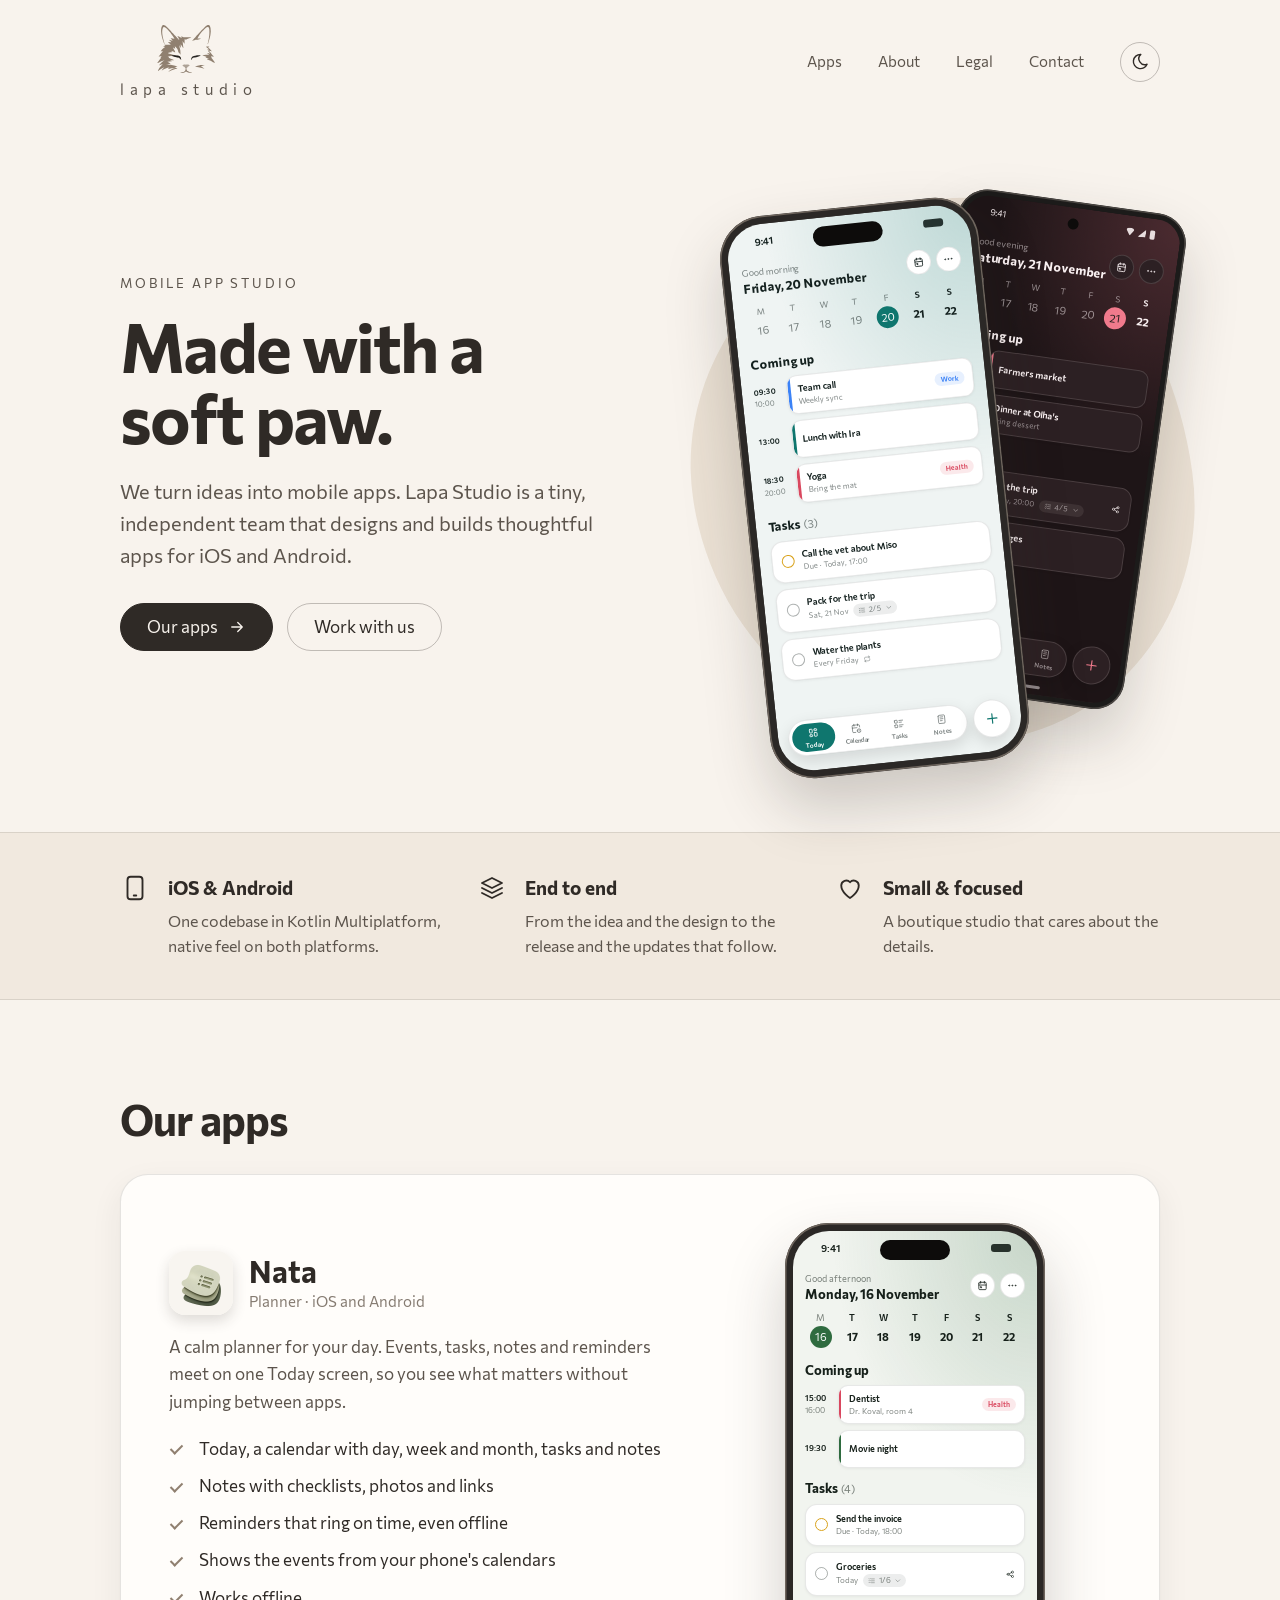
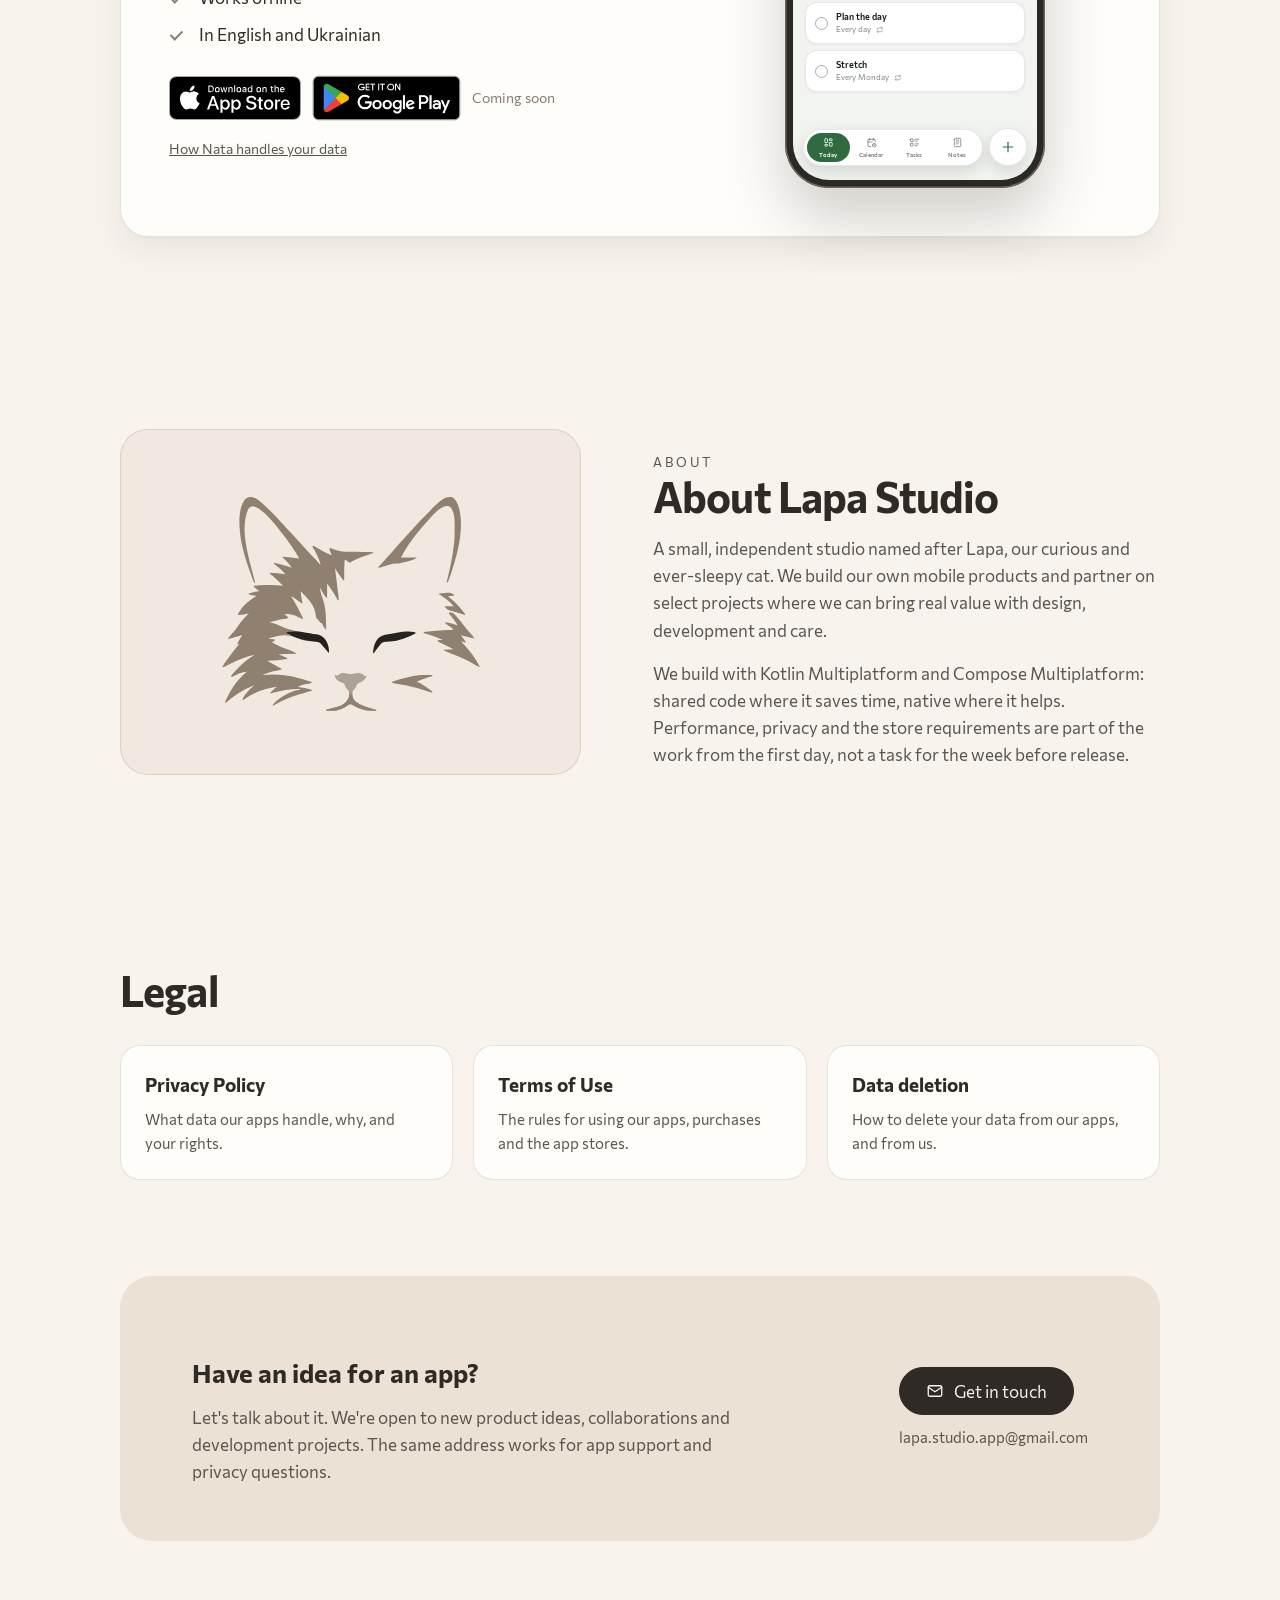
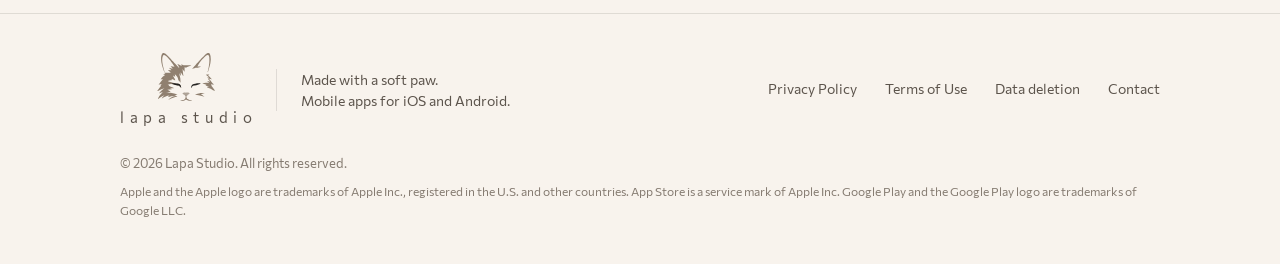
<file: index.html>
<!doctype html>
<html lang="en">
<head>
  <meta charset="utf-8">
  <meta name="viewport" content="width=device-width, initial-scale=1">
  <title>Lapa Studio · Made with a soft paw</title>
  <meta name="description" content="Lapa Studio is a tiny, independent team that designs and builds thoughtful mobile apps for iOS and Android. Makers of Nata, a calm planner for your day.">
  <link rel="icon" href="assets/cat.svg" type="image/svg+xml">
  <link rel="stylesheet" href="styles.css">
  <script>try{var t=localStorage.getItem("theme");if(t==="light"||t==="dark")document.documentElement.dataset.theme=t}catch(e){}</script>
  <script src="theme.js" defer></script>
</head>
<body>
  <a class="skip" href="#main">Skip to content</a>
  <svg width="0" height="0" style="position:absolute" aria-hidden="true"><symbol id="i-today" viewBox="0 0 24 24"><path d="M5 4h4a1 1 0 0 1 1 1v6a1 1 0 0 1 -1 1h-4a1 1 0 0 1 -1 -1v-6a1 1 0 0 1 1 -1"/><path d="M5 16h4a1 1 0 0 1 1 1v2a1 1 0 0 1 -1 1h-4a1 1 0 0 1 -1 -1v-2a1 1 0 0 1 1 -1"/><path d="M15 12h4a1 1 0 0 1 1 1v6a1 1 0 0 1 -1 1h-4a1 1 0 0 1 -1 -1v-6a1 1 0 0 1 1 -1"/><path d="M15 4h4a1 1 0 0 1 1 1v2a1 1 0 0 1 -1 1h-4a1 1 0 0 1 -1 -1v-2a1 1 0 0 1 1 -1"/></symbol><symbol id="i-calendar" viewBox="0 0 24 24"><path d="M10.5 21h-4.5a2 2 0 0 1 -2 -2v-12a2 2 0 0 1 2 -2h12a2 2 0 0 1 2 2v3"/><path d="M16 3v4"/><path d="M8 3v4"/><path d="M4 11h10"/><path d="M14 18a4 4 0 1 0 8 0a4 4 0 1 0 -8 0"/><path d="M18 16.5v1.5l.5 .5"/></symbol><symbol id="i-tasks" viewBox="0 0 24 24"><path d="M13 5h8"/><path d="M13 9h5"/><path d="M13 15h8"/><path d="M13 19h5"/><path d="M3 5a1 1 0 0 1 1 -1h4a1 1 0 0 1 1 1v4a1 1 0 0 1 -1 1h-4a1 1 0 0 1 -1 -1l0 -4"/><path d="M3 15a1 1 0 0 1 1 -1h4a1 1 0 0 1 1 1v4a1 1 0 0 1 -1 1h-4a1 1 0 0 1 -1 -1l0 -4"/></symbol><symbol id="i-notes" viewBox="0 0 24 24"><path d="M5 5a2 2 0 0 1 2 -2h10a2 2 0 0 1 2 2v14a2 2 0 0 1 -2 2h-10a2 2 0 0 1 -2 -2l0 -14"/><path d="M9 7l6 0"/><path d="M9 11l6 0"/><path d="M9 15l4 0"/></symbol><symbol id="i-check" viewBox="0 0 24 24"><path d="M3.5 5.5l1.5 1.5l2.5 -2.5"/><path d="M3.5 11.5l1.5 1.5l2.5 -2.5"/><path d="M3.5 17.5l1.5 1.5l2.5 -2.5"/><path d="M11 6l9 0"/><path d="M11 12l9 0"/><path d="M11 18l9 0"/></symbol><symbol id="i-share" viewBox="0 0 24 24"><path d="M3 12a3 3 0 1 0 6 0a3 3 0 1 0 -6 0"/><path d="M15 6a3 3 0 1 0 6 0a3 3 0 1 0 -6 0"/><path d="M15 18a3 3 0 1 0 6 0a3 3 0 1 0 -6 0"/><path d="M8.7 10.7l6.6 -3.4"/><path d="M8.7 13.3l6.6 3.4"/></symbol><symbol id="i-dots" viewBox="0 0 24 24"><path d="M4 12a1 1 0 1 0 2 0a1 1 0 1 0 -2 0"/><path d="M11 12a1 1 0 1 0 2 0a1 1 0 1 0 -2 0"/><path d="M18 12a1 1 0 1 0 2 0a1 1 0 1 0 -2 0"/></symbol><symbol id="i-repeat" viewBox="0 0 24 24"><path d="M4 12v-3a3 3 0 0 1 3 -3h13m-3 -3l3 3l-3 3"/><path d="M20 12v3a3 3 0 0 1 -3 3h-13m3 3l-3 -3l3 -3"/></symbol><symbol id="i-cal" viewBox="0 0 24 24"><path d="M4 7a2 2 0 0 1 2 -2h12a2 2 0 0 1 2 2v12a2 2 0 0 1 -2 2h-12a2 2 0 0 1 -2 -2l0 -12"/><path d="M16 3l0 4"/><path d="M8 3l0 4"/><path d="M4 11l16 0"/><path d="M8 15h2v2h-2l0 -2"/></symbol><symbol id="i-plus" viewBox="0 0 24 24"><path d="M12 5l0 14"/><path d="M5 12l14 0"/></symbol><symbol id="i-down" viewBox="0 0 24 24"><path d="M6 9l6 6l6 -6"/></symbol></svg>

  <header class="site-header">
    <div class="wrap">
      <a class="brand" href="./" aria-label="Lapa Studio, home">
        <img class="cat-light" src="assets/cat.svg" alt="" width="64" height="53"><img class="cat-dark" src="assets/cat-dark.svg" alt="" width="64" height="53">
        <span>lapa studio</span>
      </a>
      <div class="header-end">
        <nav class="nav" aria-label="Main">
          <a href="#apps">Apps</a>
          <a href="#about">About</a>
          <a href="#legal">Legal</a>
          <a href="#contact">Contact</a>
        </nav>
        <button class="theme-toggle" type="button" aria-label="Switch between light and dark">
          <svg class="when-light" viewBox="0 0 24 24" aria-hidden="true"><path d="M12 3c.132 0 .263 0 .393 0a7.5 7.5 0 0 0 7.92 12.446a9 9 0 1 1 -8.313 -12.454z"/></svg>
          <svg class="when-dark" viewBox="0 0 24 24" aria-hidden="true"><path d="M8 12a4 4 0 1 0 8 0a4 4 0 1 0 -8 0"/><path d="M3 12h1m8 -9v1m8 8h1m-9 8v1m-6.4 -15.4l.7 .7m12.1 -.7l-.7 .7m0 11.4l.7 .7m-12.1 -.7l-.7 .7"/></svg>
        </button>
      </div>
    </div>
  </header>

  <main id="main">
    <section class="hero">
      <div class="wrap">
        <div>
          <p class="eyebrow">Mobile app studio</p>
          <h1>Made with a soft&nbsp;paw.</h1>
          <p class="lead">We turn ideas into mobile apps. Lapa Studio is a tiny, independent team that designs and builds thoughtful apps for iOS and Android.</p>
          <div class="actions">
            <a class="btn btn-primary" href="#apps">Our apps
              <svg viewBox="0 0 24 24" fill="none" stroke="currentColor" stroke-width="1.75" stroke-linecap="round" stroke-linejoin="round" aria-hidden="true"><path d="M5 12h14M13 6l6 6-6 6"/></svg>
            </a>
            <a class="btn btn-secondary" href="#contact">Work with us</a>
          </div>
        </div>

        <div class="stage" aria-hidden="true">
          <div class="phone phone-back android"><div class="nata rose-dark"><span class="n-island"></span><div class="n-status">9:41<span class="n-sys"><i></i><i></i><i></i></span></div><span class="n-gesture"></span><div class="n-head"><div><p class="n-greet">Good evening</p><p class="n-date">Saturday, 21 November</p></div><div class="n-round"><span><svg><use href="#i-cal"/></svg></span><span><svg><use href="#i-dots"/></svg></span></div></div><div class="n-week"><span class="">M<b>16</b></span><span class="">T<b>17</b></span><span class="">W<b>18</b></span><span class="">T<b>19</b></span><span class="">F<b>20</b></span><span class="now">S<b>21</b></span><span class="next">S<b>22</b></span></div><p class="n-h">Coming up</p><div class="n-event"><span class="n-time">11:00<i>12:30</i></span><div class="n-card" style="--edge:#f07a8c"><span class="grow"><span class="n-title">Farmers market</span></span></div></div><div class="n-event"><span class="n-time">19:00</span><div class="n-card" style="--edge:#a78bfa"><span class="grow"><span class="n-title">Dinner at Olha's</span><span class="n-sub">Bring dessert</span></span></div></div><p class="n-h">Tasks<small>(2)</small></p><div class="n-task"><span class="n-ring" style="--ring:#e6b84a"></span><span class="grow" style="flex:1;min-width:0"><span class="n-title">Pack for the trip</span><span class="n-meta"><span>Due · Today, 20:00</span><span class="n-chip"><svg><use href="#i-check"/></svg>4/5<svg><use href="#i-down"/></svg></span></span></span><svg><use href="#i-share"/></svg></div><div class="n-task"><span class="n-ring"></span><span class="grow" style="flex:1;min-width:0"><span class="n-title">Read 20 pages</span><span class="n-meta"><span>Every day</span><svg><use href="#i-repeat"/></svg></span></span></div><div class="n-bar"><div class="n-tabs"><span class="on"><svg><use href="#i-today"/></svg>Today</span><span><svg><use href="#i-calendar"/></svg>Calendar</span><span><svg><use href="#i-tasks"/></svg>Tasks</span><span><svg><use href="#i-notes"/></svg>Notes</span></div><span class="n-plus"><svg><use href="#i-plus"/></svg></span></div></div></div>
          <div class="phone phone-front"><div class="nata teal"><span class="n-island"></span><div class="n-status">9:41</div><div class="n-head"><div><p class="n-greet">Good morning</p><p class="n-date">Friday, 20 November</p></div><div class="n-round"><span><svg><use href="#i-cal"/></svg></span><span><svg><use href="#i-dots"/></svg></span></div></div><div class="n-week"><span class="">M<b>16</b></span><span class="">T<b>17</b></span><span class="">W<b>18</b></span><span class="">T<b>19</b></span><span class="now">F<b>20</b></span><span class="next">S<b>21</b></span><span class="next">S<b>22</b></span></div><p class="n-h">Coming up</p><div class="n-event"><span class="n-time">09:30<i>10:00</i></span><div class="n-card" style="--edge:#3b82f6"><span class="grow"><span class="n-title">Team call</span><span class="n-sub">Weekly sync</span></span><span class="n-tag">Work</span></div></div><div class="n-event"><span class="n-time">13:00</span><div class="n-card" style="--edge:#0f766e"><span class="grow"><span class="n-title">Lunch with Ira</span></span></div></div><div class="n-event"><span class="n-time">18:30<i>20:00</i></span><div class="n-card" style="--edge:#d9485f"><span class="grow"><span class="n-title">Yoga</span><span class="n-sub">Bring the mat</span></span><span class="n-tag">Health</span></div></div><p class="n-h">Tasks<small>(3)</small></p><div class="n-task"><span class="n-ring" style="--ring:#d9a21b"></span><span class="grow" style="flex:1;min-width:0"><span class="n-title">Call the vet about Miso</span><span class="n-meta"><span>Due · Today, 17:00</span></span></span></div><div class="n-task"><span class="n-ring"></span><span class="grow" style="flex:1;min-width:0"><span class="n-title">Pack for the trip</span><span class="n-meta"><span>Sat, 21 Nov</span><span class="n-chip"><svg><use href="#i-check"/></svg>2/5<svg><use href="#i-down"/></svg></span></span></span></div><div class="n-task"><span class="n-ring"></span><span class="grow" style="flex:1;min-width:0"><span class="n-title">Water the plants</span><span class="n-meta"><span>Every Friday</span><svg><use href="#i-repeat"/></svg></span></span></div><div class="n-bar"><div class="n-tabs"><span class="on"><svg><use href="#i-today"/></svg>Today</span><span><svg><use href="#i-calendar"/></svg>Calendar</span><span><svg><use href="#i-tasks"/></svg>Tasks</span><span><svg><use href="#i-notes"/></svg>Notes</span></div><span class="n-plus"><svg><use href="#i-plus"/></svg></span></div></div></div>
        </div>
      </div>
    </section>

    <div class="highlights">
      <div class="wrap">
        <div class="highlight">
          <svg viewBox="0 0 24 24" aria-hidden="true"><rect x="6" y="3" width="12" height="18" rx="2.5"/><path d="M11 18h2"/></svg>
          <div>
            <h3>iOS &amp; Android</h3>
            <p>One codebase in Kotlin Multiplatform, native feel on both platforms.</p>
          </div>
        </div>
        <div class="highlight">
          <svg viewBox="0 0 24 24" aria-hidden="true"><path d="M12 4 4 8l8 4 8-4-8-4z"/><path d="m4 12 8 4 8-4"/><path d="m4 16 8 4 8-4"/></svg>
          <div>
            <h3>End to end</h3>
            <p>From the idea and the design to the release and the updates that follow.</p>
          </div>
        </div>
        <div class="highlight">
          <svg viewBox="0 0 24 24" aria-hidden="true"><path d="M12 20s-7-4.4-7-10a4 4 0 0 1 7-2.6A4 4 0 0 1 19 10c0 5.6-7 10-7 10z"/></svg>
          <div>
            <h3>Small &amp; focused</h3>
            <p>A boutique studio that cares about the details.</p>
          </div>
        </div>
      </div>
    </div>

    <section class="section" id="apps">
      <div class="wrap">
        <div class="section-head">
          <h2>Our apps</h2>
        </div>

        <article class="app-feature">
          <div>
            <div class="app-id">
              <img class="app-icon" src="assets/nata-icon.png" alt="Nata app icon" width="64" height="64">
              <div>
                <h3>Nata</h3>
                <p>Planner · iOS and Android</p>
              </div>
            </div>
            <p>A calm planner for your day. Events, tasks, notes and reminders meet on one Today screen, so you see what matters without jumping between apps.</p>
            <ul class="ticks">
              <li>Today, a calendar with day, week and month, tasks and notes</li>
              <li>Notes with checklists, photos and links</li>
              <li>Reminders that ring on time, even offline</li>
              <li>Shows the events from your phone's calendars</li>
              <li>Works offline</li>
              <li>In English and Ukrainian</li>
            </ul>
            <!-- Not links until Nata is in the stores; then each badge goes inside an <a> to its store page. -->
            <div class="badges">
              <img class="store-badge" src="assets/badge-app-store.svg" alt="Download on the App Store" width="132" height="44">
              <img class="store-badge store-badge-play" src="assets/badge-google-play.png" alt="Get it on Google Play" width="169" height="65">
              <span class="badge-note">Coming soon</span>
            </div>
            <p class="app-links"><a href="privacy.html">How Nata handles your data</a></p>
          </div>
          <div class="app-shot" aria-hidden="true">
            <div class="phone"><div class="nata forest"><span class="n-island"></span><div class="n-status">9:41</div><div class="n-head"><div><p class="n-greet">Good afternoon</p><p class="n-date">Monday, 16 November</p></div><div class="n-round"><span><svg><use href="#i-cal"/></svg></span><span><svg><use href="#i-dots"/></svg></span></div></div><div class="n-week"><span class="now">M<b>16</b></span><span class="next">T<b>17</b></span><span class="next">W<b>18</b></span><span class="next">T<b>19</b></span><span class="next">F<b>20</b></span><span class="next">S<b>21</b></span><span class="next">S<b>22</b></span></div><p class="n-h">Coming up</p><div class="n-event"><span class="n-time">15:00<i>16:00</i></span><div class="n-card" style="--edge:#d9485f"><span class="grow"><span class="n-title">Dentist</span><span class="n-sub">Dr. Koval, room 4</span></span><span class="n-tag">Health</span></div></div><div class="n-event"><span class="n-time">19:30</span><div class="n-card" style="--edge:#2f6b3f"><span class="grow"><span class="n-title">Movie night</span></span></div></div><p class="n-h">Tasks<small>(4)</small></p><div class="n-task"><span class="n-ring" style="--ring:#d9a21b"></span><span class="grow" style="flex:1;min-width:0"><span class="n-title">Send the invoice</span><span class="n-meta"><span>Due · Today, 18:00</span></span></span></div><div class="n-task"><span class="n-ring"></span><span class="grow" style="flex:1;min-width:0"><span class="n-title">Groceries</span><span class="n-meta"><span>Today</span><span class="n-chip"><svg><use href="#i-check"/></svg>1/6<svg><use href="#i-down"/></svg></span></span></span><svg><use href="#i-share"/></svg></div><div class="n-task"><span class="n-ring"></span><span class="grow" style="flex:1;min-width:0"><span class="n-title">Plan the day</span><span class="n-meta"><span>Every day</span><svg><use href="#i-repeat"/></svg></span></span></div><div class="n-task"><span class="n-ring"></span><span class="grow" style="flex:1;min-width:0"><span class="n-title">Stretch</span><span class="n-meta"><span>Every Monday</span><svg><use href="#i-repeat"/></svg></span></span></div><div class="n-bar"><div class="n-tabs"><span class="on"><svg><use href="#i-today"/></svg>Today</span><span><svg><use href="#i-calendar"/></svg>Calendar</span><span><svg><use href="#i-tasks"/></svg>Tasks</span><span><svg><use href="#i-notes"/></svg>Notes</span></div><span class="n-plus"><svg><use href="#i-plus"/></svg></span></div></div></div>
          </div>
        </article>
      </div>
    </section>

    <section class="section" id="about">
      <div class="wrap about">
        <div class="about-art">
          <img class="cat-light" src="assets/cat.svg" alt="Lapa, the studio's cat, asleep" width="400" height="332"><img class="cat-dark" src="assets/cat-dark.svg" alt="Lapa, the studio's cat, asleep" width="400" height="332">
        </div>
        <div>
          <p class="eyebrow">About</p>
          <h2>About Lapa Studio</h2>
          <p>A small, independent studio named after Lapa, our curious and ever-sleepy cat. We build our own mobile products and partner on select projects where we can bring real value with design, development and care.</p>
          <p>We build with Kotlin Multiplatform and Compose Multiplatform: shared code where it saves time, native where it helps. Performance, privacy and the store requirements are part of the work from the first day, not a task for the week before release.</p>
        </div>
      </div>
    </section>

    <section class="section" id="legal">
      <div class="wrap">
        <div class="section-head">
          <h2>Legal</h2>
        </div>
        <div class="legal-grid">
          <a class="legal-card" href="privacy.html">
            <h3>Privacy Policy</h3>
            <p>What data our apps handle, why, and your rights.</p>
          </a>
          <a class="legal-card" href="terms.html">
            <h3>Terms of Use</h3>
            <p>The rules for using our apps, purchases and the app stores.</p>
          </a>
          <a class="legal-card" href="delete-data.html">
            <h3>Data deletion</h3>
            <p>How to delete your data from our apps, and from us.</p>
          </a>
        </div>
      </div>
    </section>

    <section id="contact">
      <div class="wrap">
        <div class="cta">
          <div>
            <h2>Have an idea for an app?</h2>
            <p>Let's talk about it. We're open to new product ideas, collaborations and development projects. The same address works for app support and privacy questions.</p>
          </div>
          <div class="cta-side">
            <a class="btn btn-primary" href="mailto:lapa.studio.app@gmail.com">
              <svg viewBox="0 0 24 24" fill="none" stroke="currentColor" stroke-width="1.75" stroke-linecap="round" stroke-linejoin="round" aria-hidden="true"><rect x="3" y="5" width="18" height="14" rx="2"/><path d="m3 7 9 6 9-6"/></svg>
              Get in touch
            </a>
            <span class="cta-mail">lapa.studio.app@gmail.com</span>
          </div>
        </div>
      </div>
    </section>
  </main>

  <footer class="site-footer">
    <div class="wrap">
      <div class="footer-brand">
        <a class="brand" href="./" aria-label="Lapa Studio, home">
          <img class="cat-light" src="assets/cat.svg" alt="" width="52" height="43"><img class="cat-dark" src="assets/cat-dark.svg" alt="" width="52" height="43">
          <span>lapa studio</span>
        </a>
        <p>Made with a soft paw.<br>Mobile apps for iOS and Android.</p>
      </div>
      <nav class="footer-links" aria-label="Legal">
        <a href="privacy.html">Privacy Policy</a>
        <a href="terms.html">Terms of Use</a>
        <a href="delete-data.html">Data deletion</a>
        <a href="mailto:lapa.studio.app@gmail.com">Contact</a>
      </nav>
      <p class="copyright">© 2026 Lapa Studio. All rights reserved.</p>
      <p class="trademarks">Apple and the Apple logo are trademarks of Apple Inc., registered in the U.S. and other countries. App Store is a service mark of Apple Inc. Google Play and the Google Play logo are trademarks of Google LLC.</p>
    </div>
  </footer>
</body>
</html>
</file>
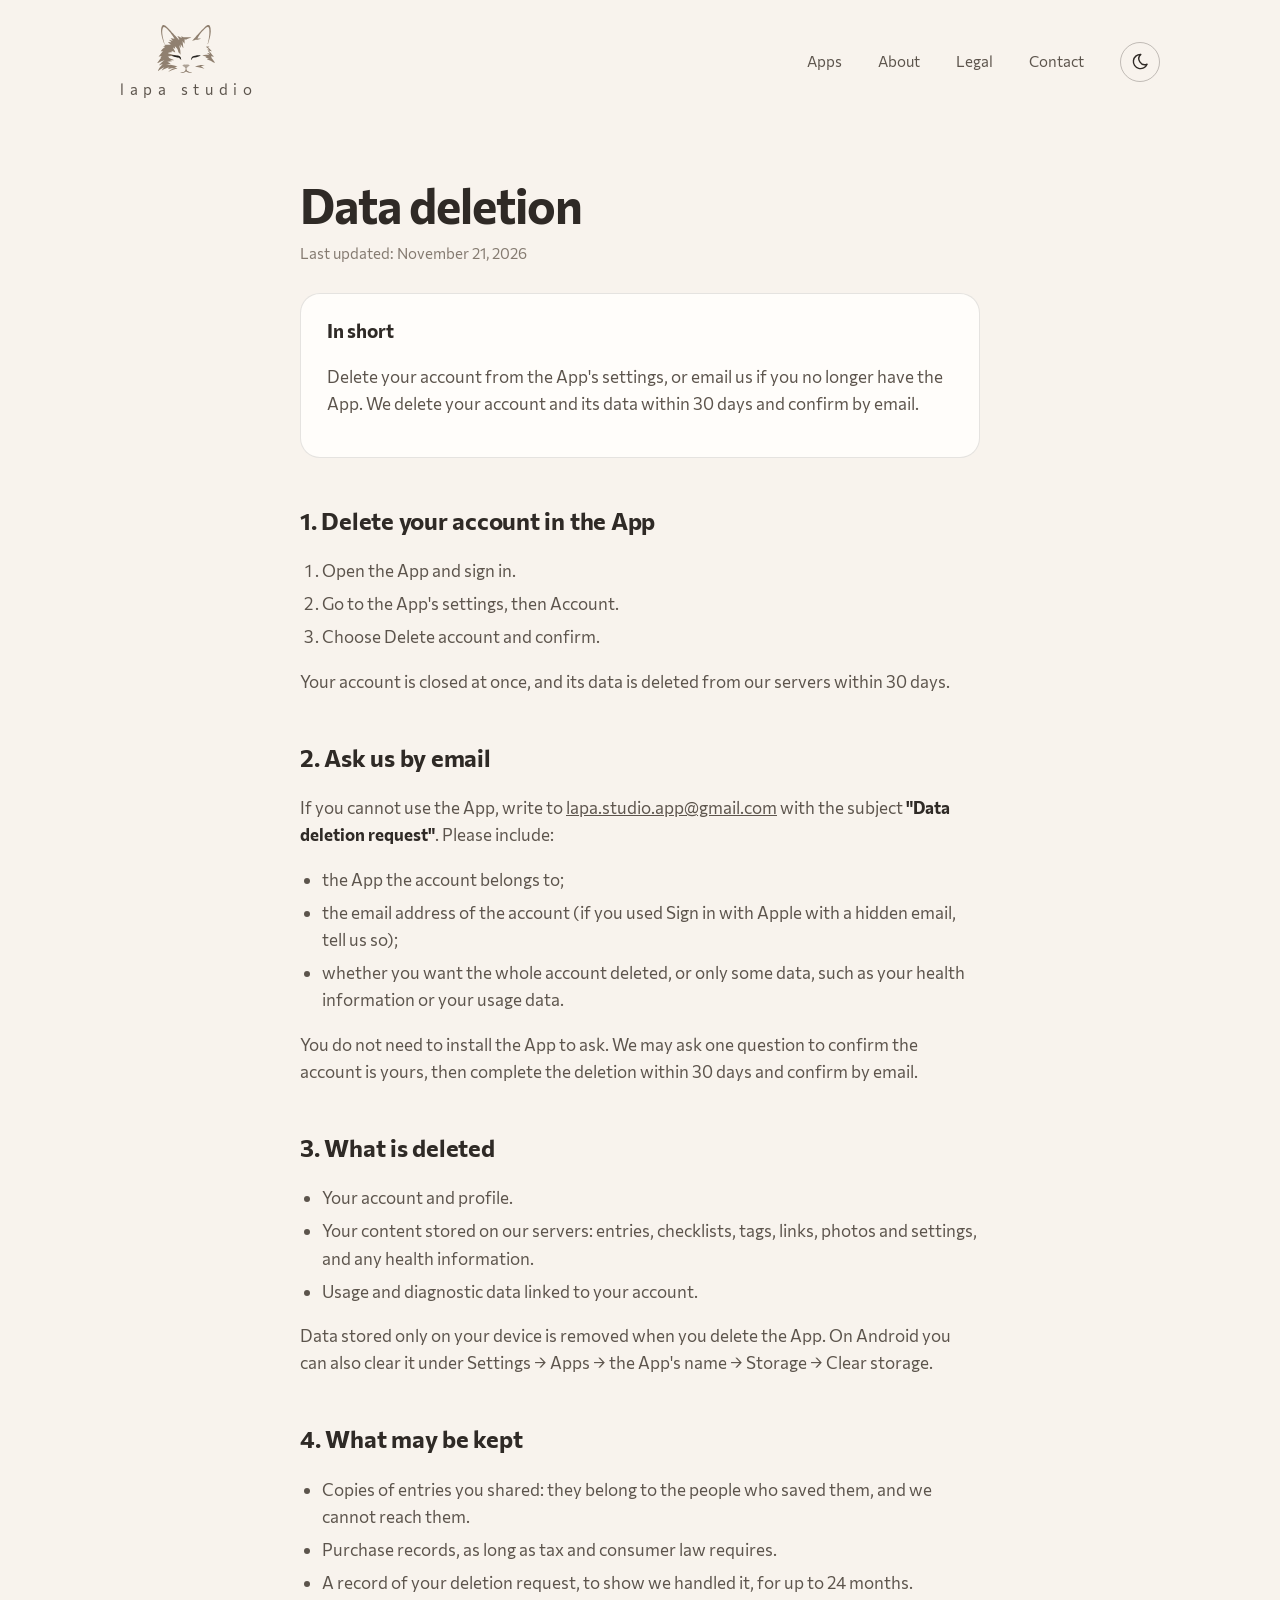
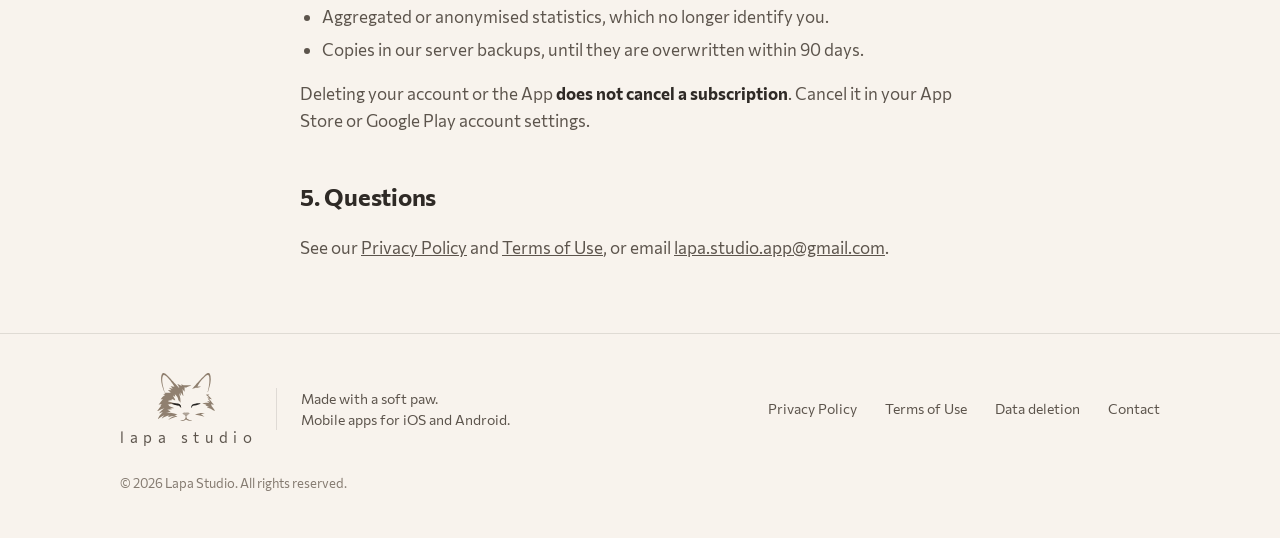
<file: delete-data.html>
<!doctype html>
<html lang="en">
<head>
  <meta charset="utf-8">
  <meta name="viewport" content="width=device-width, initial-scale=1">
  <title>Data deletion · Lapa Studio</title>
  <meta name="description" content="How to delete your account and data from Lapa Studio's apps.">
  <link rel="icon" href="assets/cat.svg" type="image/svg+xml">
  <link rel="stylesheet" href="styles.css">
  <script>try{var t=localStorage.getItem("theme");if(t==="light"||t==="dark")document.documentElement.dataset.theme=t}catch(e){}</script>
  <script src="theme.js" defer></script>
</head>
<body>
  <a class="skip" href="#main">Skip to content</a>

  <header class="site-header">
    <div class="wrap">
      <a class="brand" href="./" aria-label="Lapa Studio, home">
        <img class="cat-light" src="assets/cat.svg" alt="" width="64" height="53"><img class="cat-dark" src="assets/cat-dark.svg" alt="" width="64" height="53">
        <span>lapa studio</span>
      </a>
      <div class="header-end">
        <nav class="nav" aria-label="Main">
          <a href="index.html#apps">Apps</a>
          <a href="index.html#about">About</a>
          <a href="index.html#legal">Legal</a>
          <a href="index.html#contact">Contact</a>
        </nav>
        <button class="theme-toggle" type="button" aria-label="Switch between light and dark">
          <svg class="when-light" viewBox="0 0 24 24" aria-hidden="true"><path d="M12 3c.132 0 .263 0 .393 0a7.5 7.5 0 0 0 7.92 12.446a9 9 0 1 1 -8.313 -12.454z"/></svg>
          <svg class="when-dark" viewBox="0 0 24 24" aria-hidden="true"><path d="M8 12a4 4 0 1 0 8 0a4 4 0 1 0 -8 0"/><path d="M3 12h1m8 -9v1m8 8h1m-9 8v1m-6.4 -15.4l.7 .7m12.1 -.7l-.7 .7m0 11.4l.7 .7m-12.1 -.7l-.7 .7"/></svg>
        </button>
      </div>
    </div>
  </header>

  <main id="main" class="doc">
    <h1>Data deletion</h1>
    <p class="updated">Last updated: November 21, 2026</p>

    <div class="summary">
      <h2>In short</h2>
      <p>Delete your account from the App's settings, or email us if you no longer have the App. We delete your account and its data within 30 days and confirm by email.</p>
    </div>

    <h2 id="in-app">1. Delete your account in the App</h2>
    <ol>
      <li>Open the App and sign in.</li>
      <li>Go to the App's settings, then Account.</li>
      <li>Choose Delete account and confirm.</li>
    </ol>
    <p>Your account is closed at once, and its data is deleted from our servers within 30 days.</p>

    <h2 id="request">2. Ask us by email</h2>
    <p>If you cannot use the App, write to <a href="mailto:lapa.studio.app@gmail.com?subject=Data%20deletion%20request">lapa.studio.app@gmail.com</a> with the subject <strong>"Data deletion request"</strong>. Please include:</p>
    <ul>
      <li>the App the account belongs to;</li>
      <li>the email address of the account (if you used Sign in with Apple with a hidden email, tell us so);</li>
      <li>whether you want the whole account deleted, or only some data, such as your health information or your usage data.</li>
    </ul>
    <p>You do not need to install the App to ask. We may ask one question to confirm the account is yours, then complete the deletion within 30 days and confirm by email.</p>

    <h2 id="deleted">3. What is deleted</h2>
    <ul>
      <li>Your account and profile.</li>
      <li>Your content stored on our servers: entries, checklists, tags, links, photos and settings, and any health information.</li>
      <li>Usage and diagnostic data linked to your account.</li>
    </ul>
    <p>Data stored only on your device is removed when you delete the App. On Android you can also clear it under Settings → Apps → the App's name → Storage → Clear storage.</p>

    <h2 id="kept">4. What may be kept</h2>
    <ul>
      <li>Copies of entries you shared: they belong to the people who saved them, and we cannot reach them.</li>
      <li>Purchase records, as long as tax and consumer law requires.</li>
      <li>A record of your deletion request, to show we handled it, for up to 24 months.</li>
      <li>Aggregated or anonymised statistics, which no longer identify you.</li>
      <li>Copies in our server backups, until they are overwritten within 90 days.</li>
    </ul>
    <p>Deleting your account or the App <strong>does not cancel a subscription</strong>. Cancel it in your App Store or Google Play account settings.</p>

    <h2 id="questions">5. Questions</h2>
    <p>See our <a href="privacy.html">Privacy Policy</a> and <a href="terms.html">Terms of Use</a>, or email <a href="mailto:lapa.studio.app@gmail.com">lapa.studio.app@gmail.com</a>.</p>
  </main>

  <footer class="site-footer">
    <div class="wrap">
      <div class="footer-brand">
        <a class="brand" href="./" aria-label="Lapa Studio, home">
          <img class="cat-light" src="assets/cat.svg" alt="" width="52" height="43"><img class="cat-dark" src="assets/cat-dark.svg" alt="" width="52" height="43">
          <span>lapa studio</span>
        </a>
        <p>Made with a soft paw.<br>Mobile apps for iOS and Android.</p>
      </div>
      <nav class="footer-links" aria-label="Legal">
        <a href="privacy.html">Privacy Policy</a>
        <a href="terms.html">Terms of Use</a>
        <a href="delete-data.html" aria-current="page">Data deletion</a>
        <a href="mailto:lapa.studio.app@gmail.com">Contact</a>
      </nav>
      <p class="copyright">© 2026 Lapa Studio. All rights reserved.</p>
    </div>
  </footer>
</body>
</html>
</file>
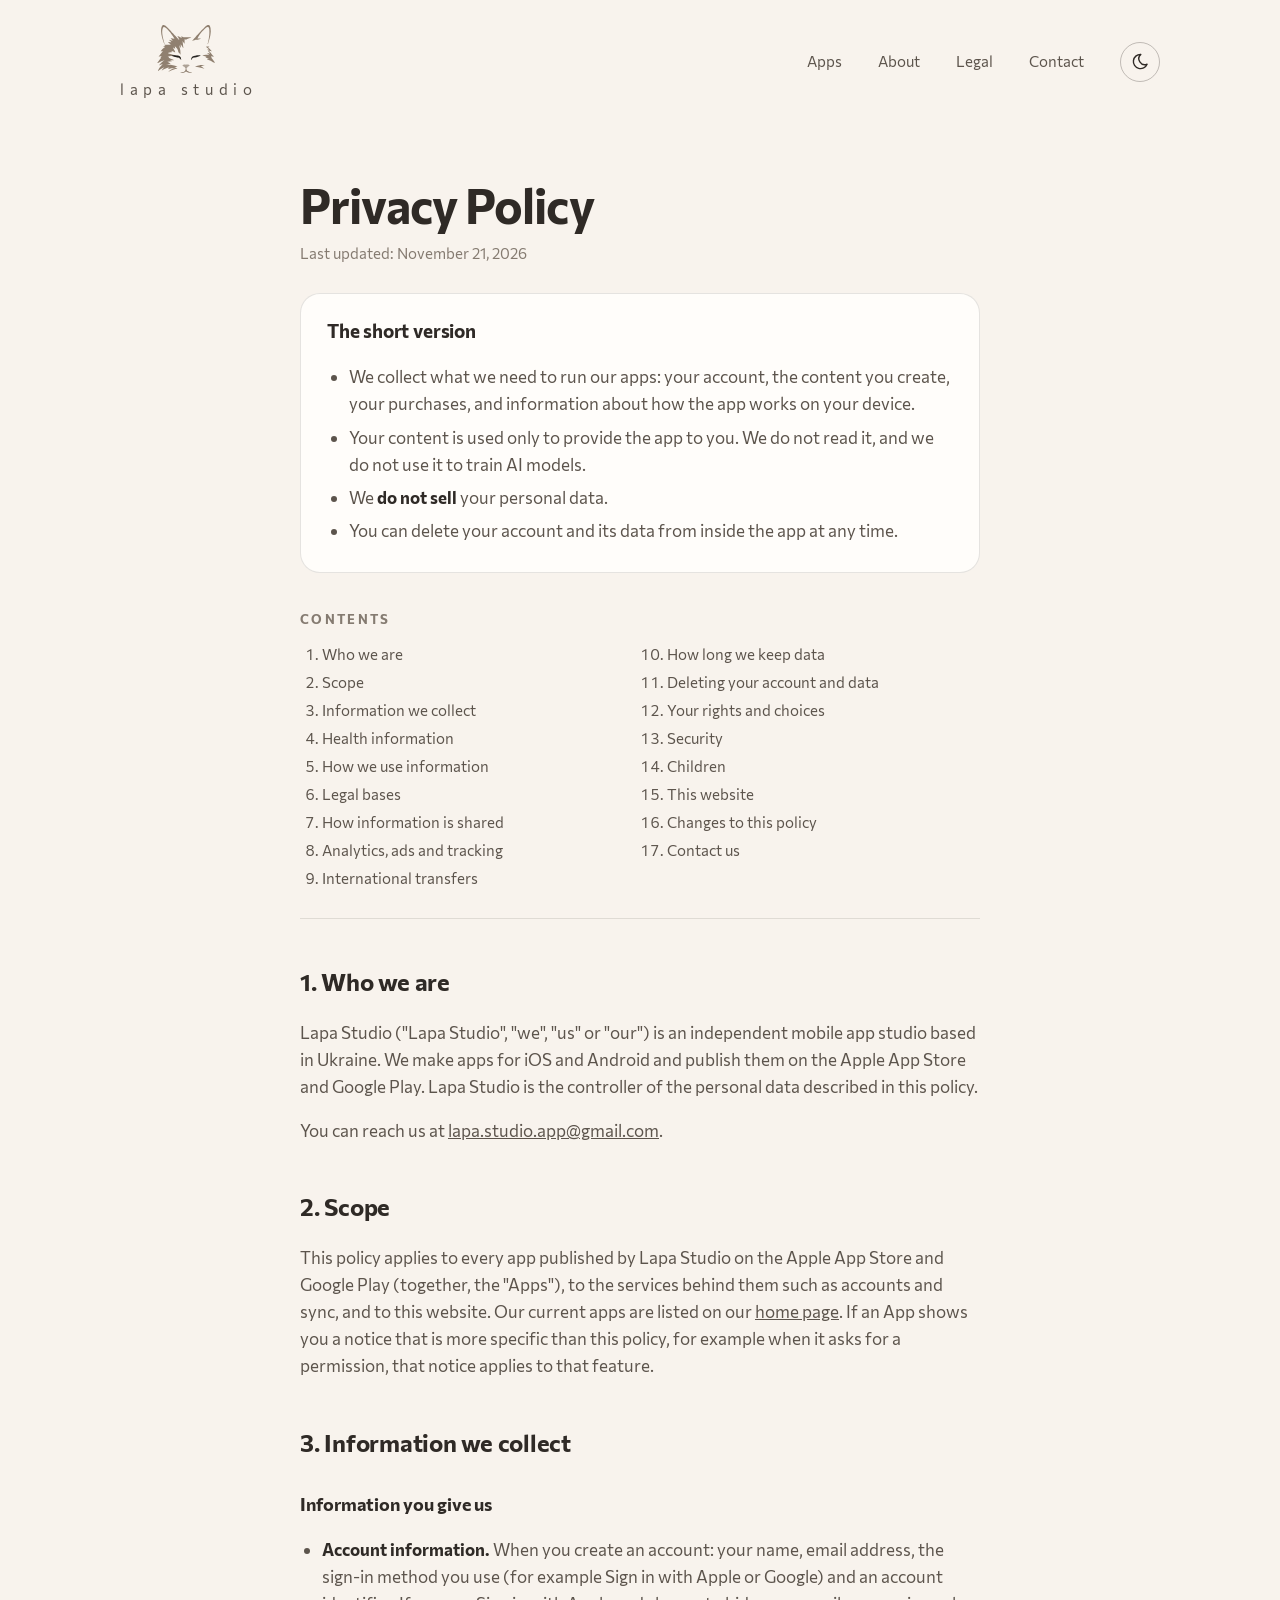
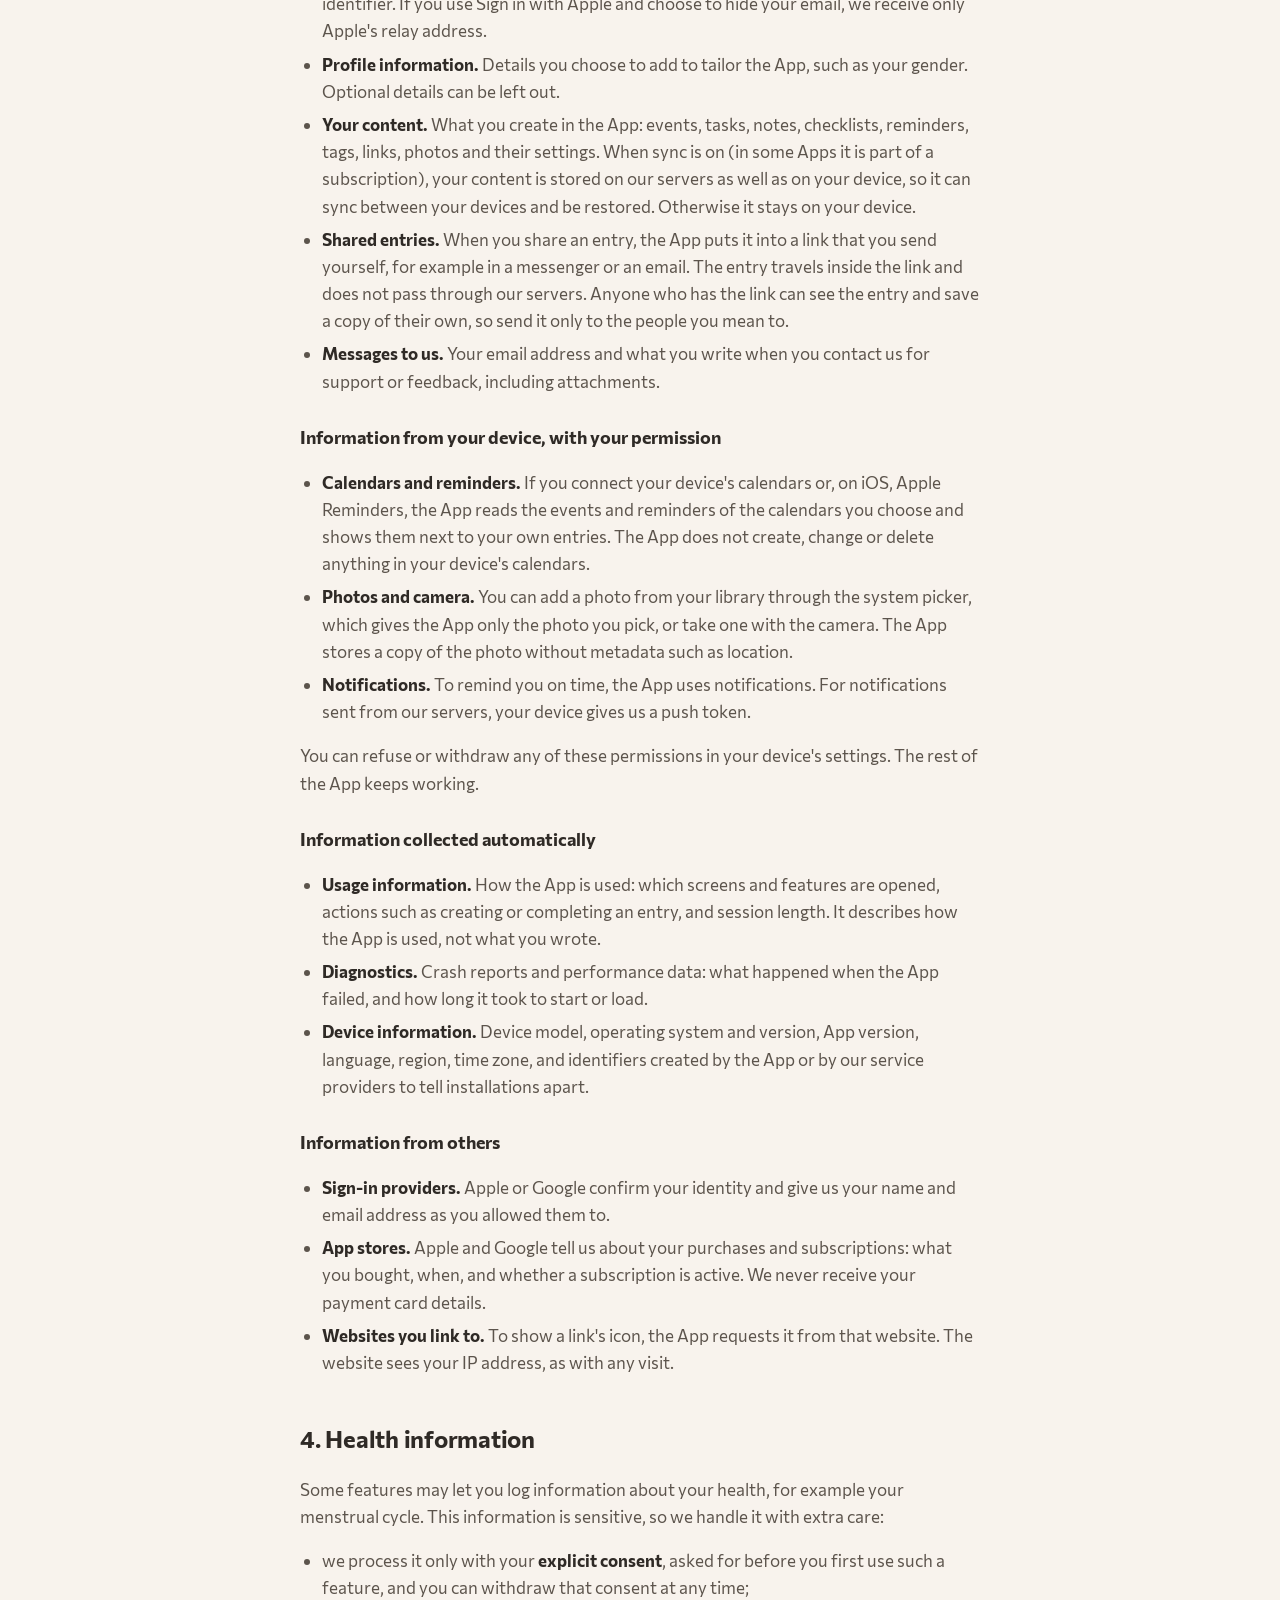
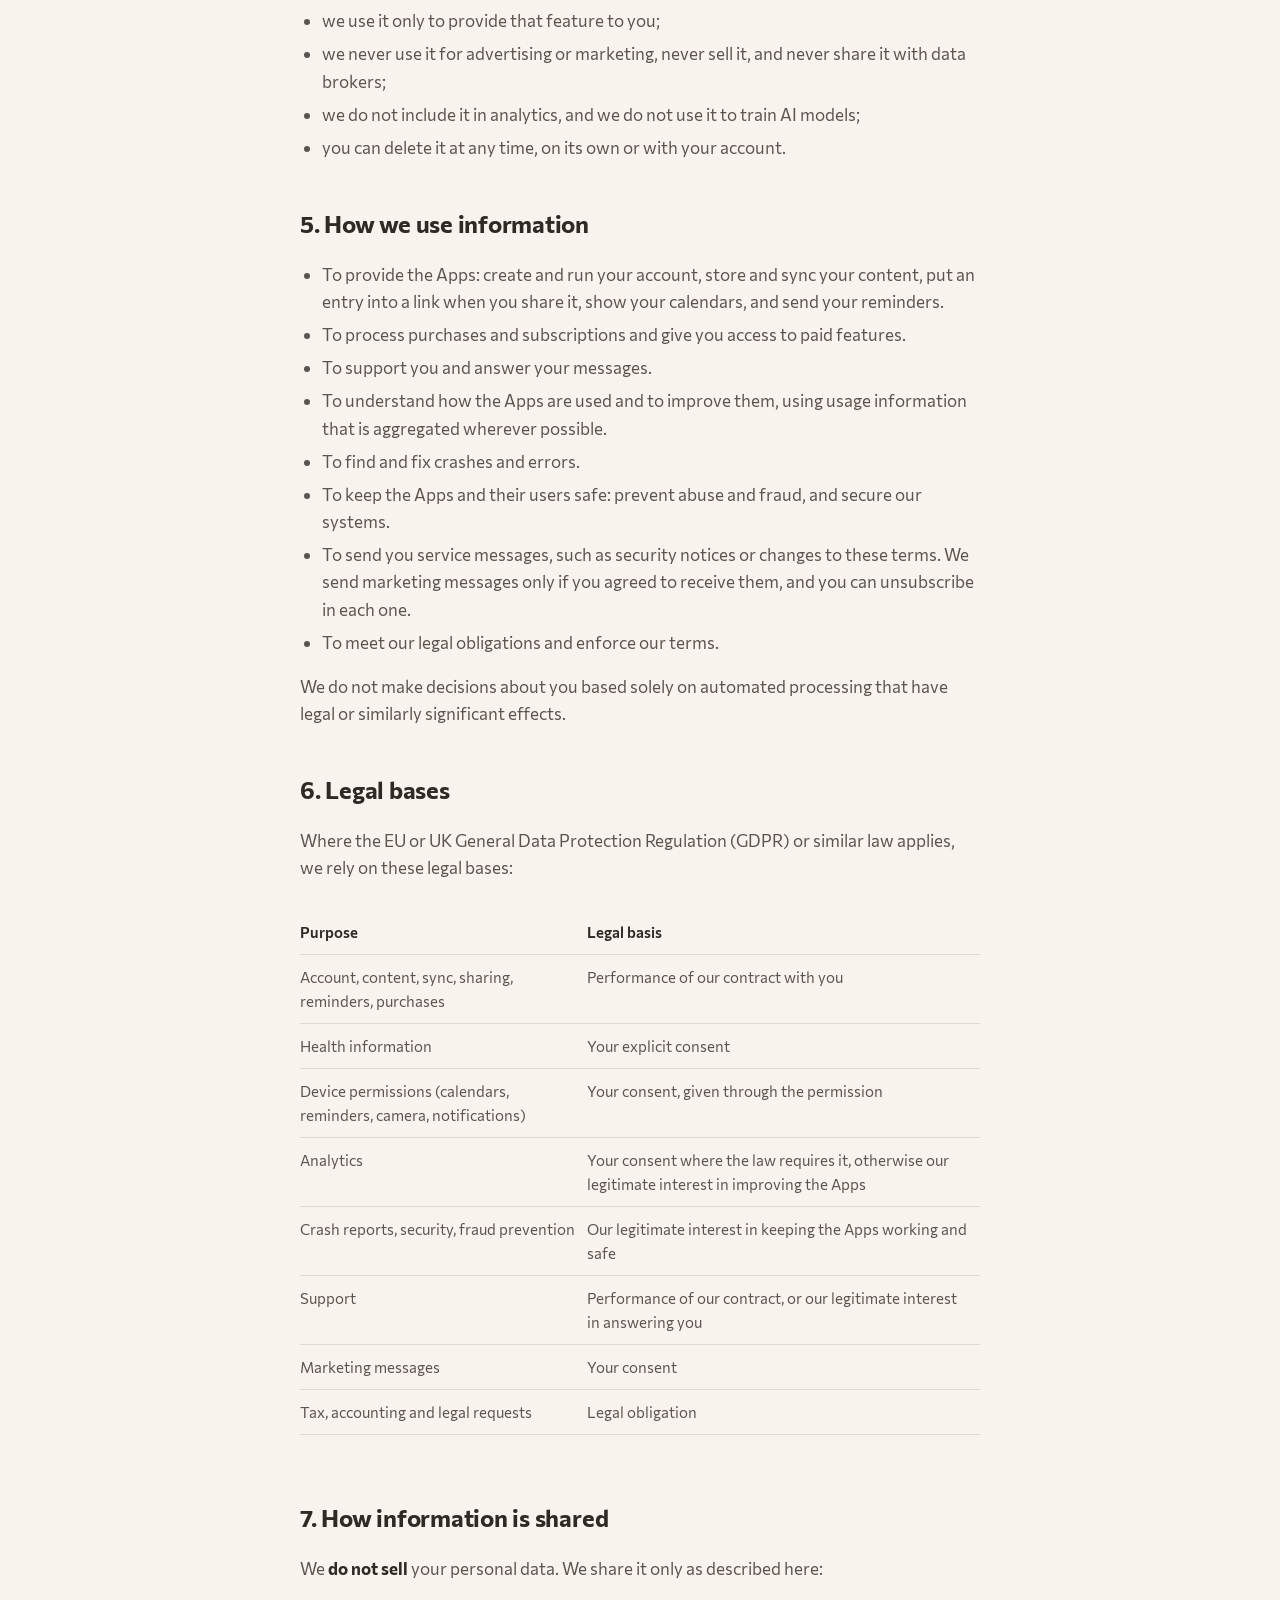
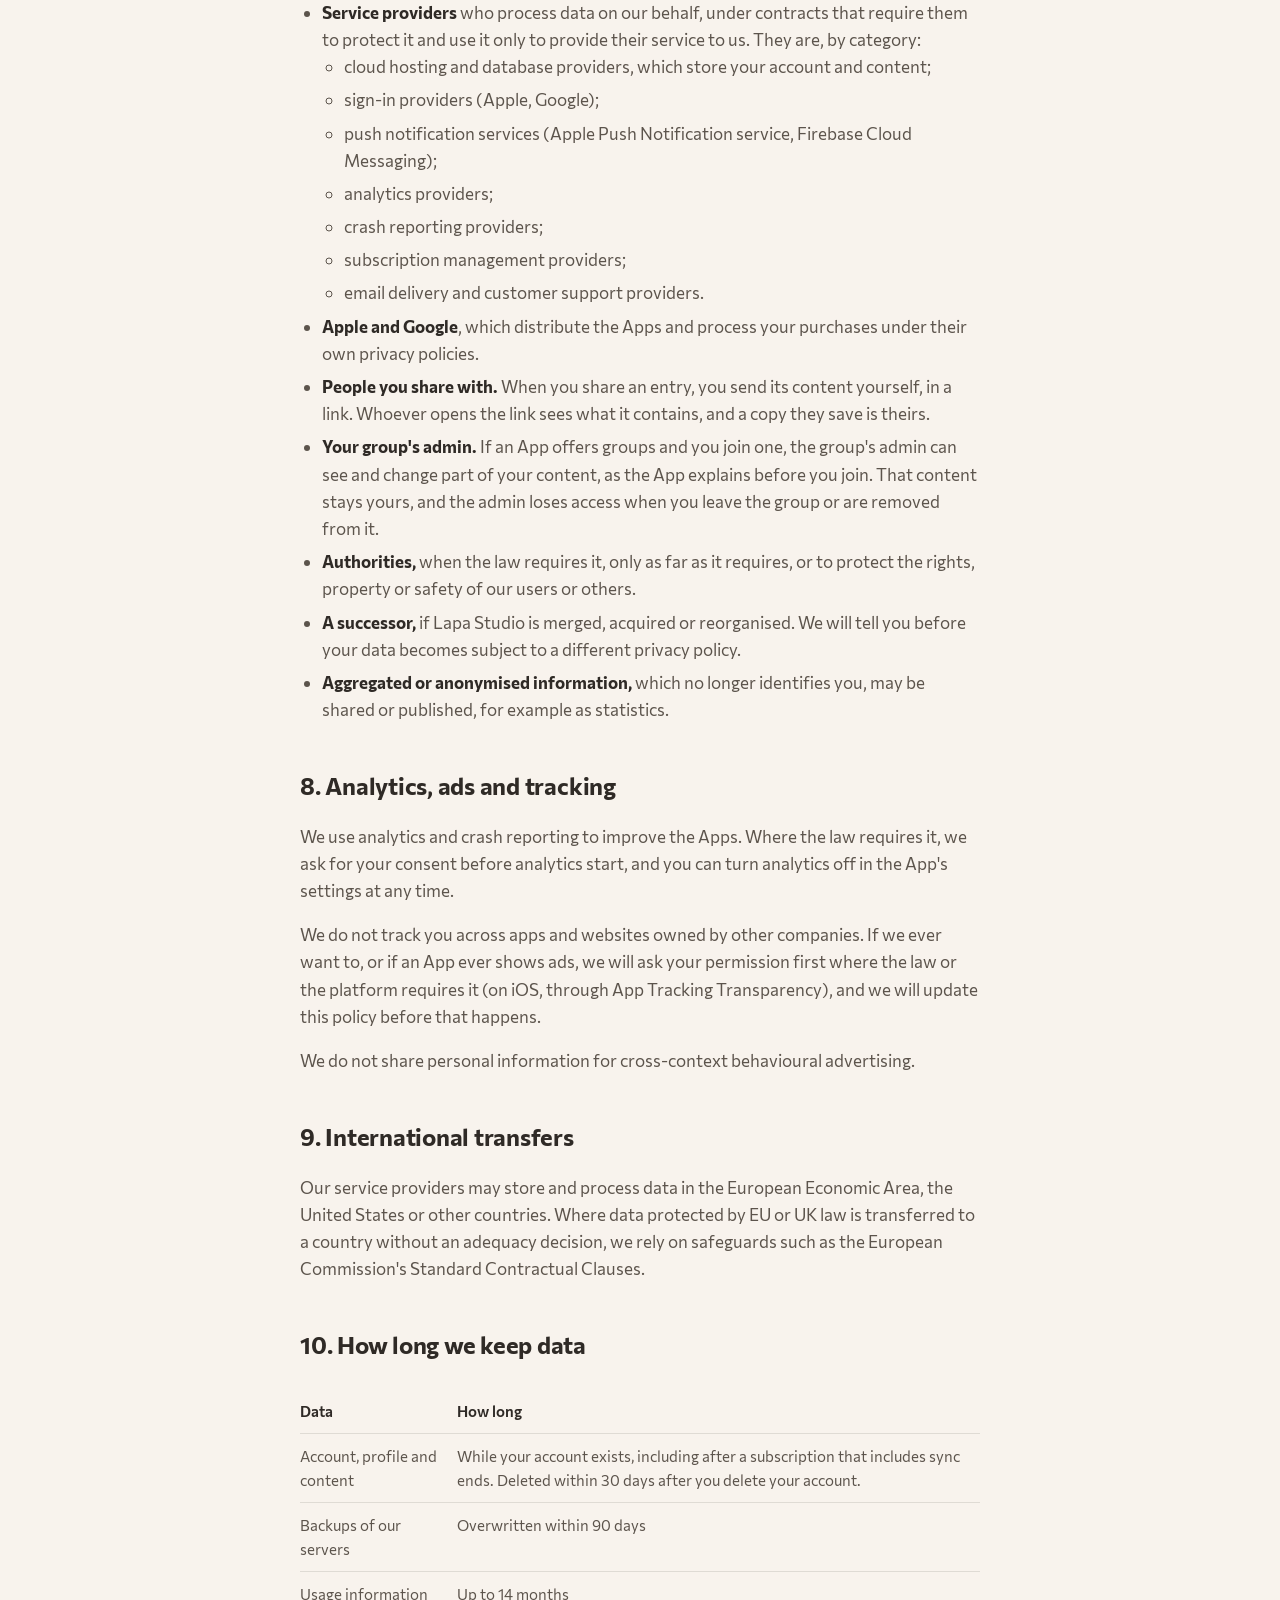
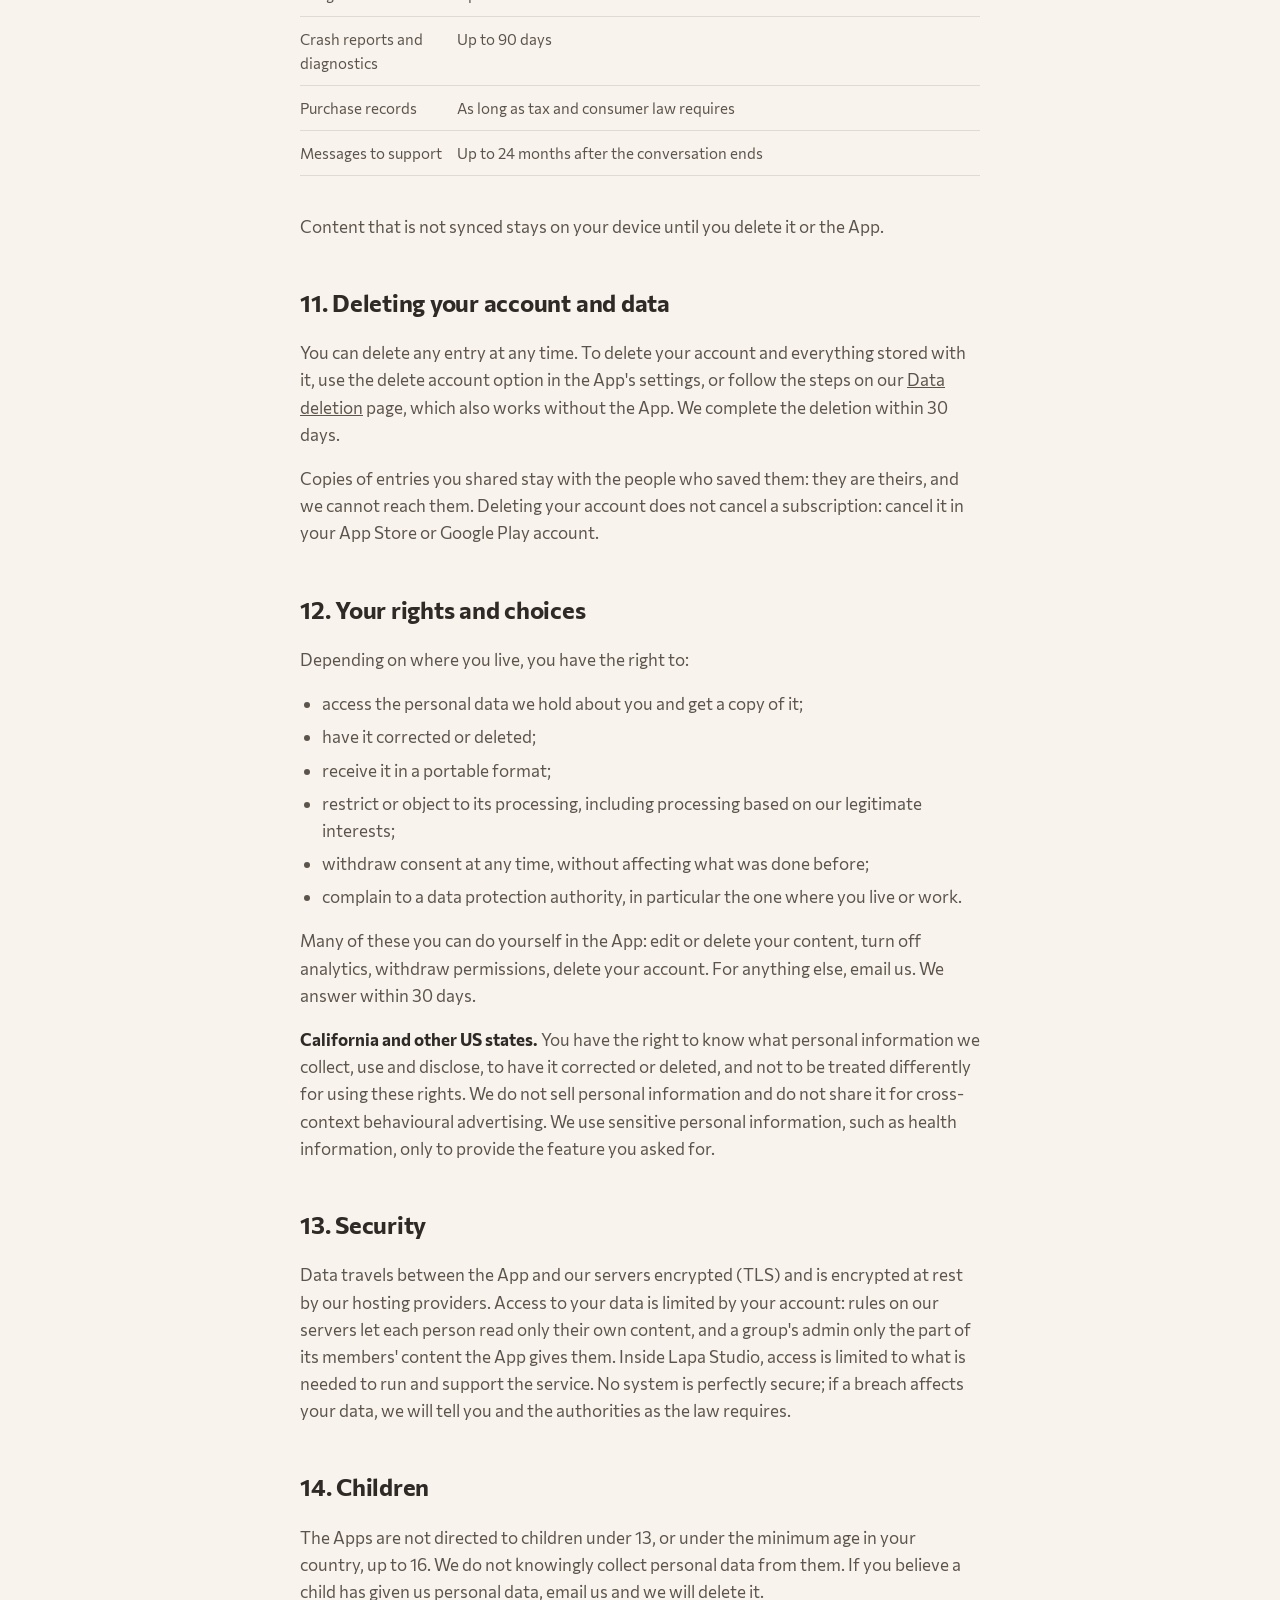
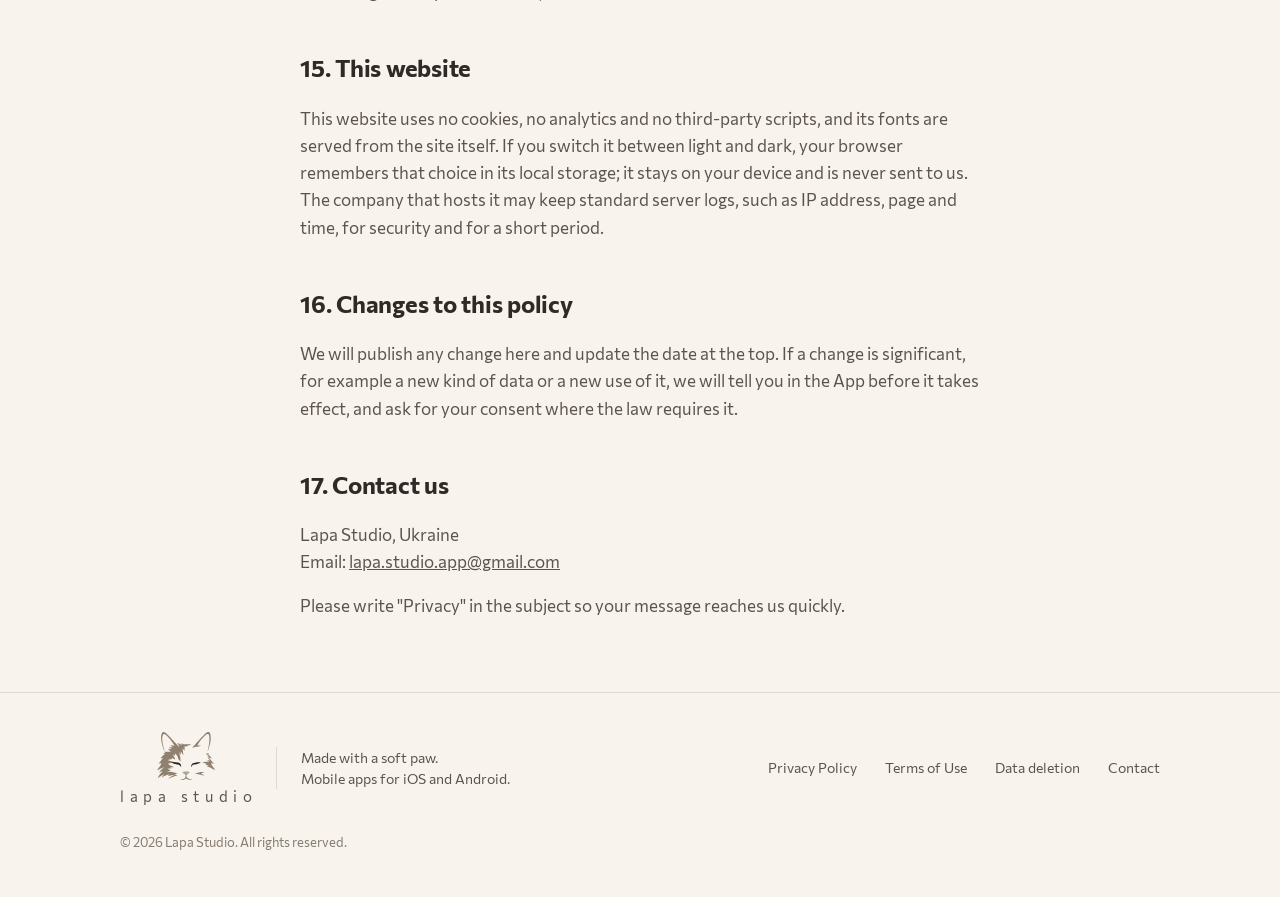
<file: privacy.html>
<!doctype html>
<html lang="en">
<head>
  <meta charset="utf-8">
  <meta name="viewport" content="width=device-width, initial-scale=1">
  <title>Privacy Policy · Lapa Studio</title>
  <meta name="description" content="How Lapa Studio's apps collect, use and protect your data.">
  <link rel="icon" href="assets/cat.svg" type="image/svg+xml">
  <link rel="stylesheet" href="styles.css">
  <script>try{var t=localStorage.getItem("theme");if(t==="light"||t==="dark")document.documentElement.dataset.theme=t}catch(e){}</script>
  <script src="theme.js" defer></script>
</head>
<body>
  <a class="skip" href="#main">Skip to content</a>

  <header class="site-header">
    <div class="wrap">
      <a class="brand" href="./" aria-label="Lapa Studio, home">
        <img class="cat-light" src="assets/cat.svg" alt="" width="64" height="53"><img class="cat-dark" src="assets/cat-dark.svg" alt="" width="64" height="53">
        <span>lapa studio</span>
      </a>
      <div class="header-end">
        <nav class="nav" aria-label="Main">
          <a href="index.html#apps">Apps</a>
          <a href="index.html#about">About</a>
          <a href="index.html#legal">Legal</a>
          <a href="index.html#contact">Contact</a>
        </nav>
        <button class="theme-toggle" type="button" aria-label="Switch between light and dark">
          <svg class="when-light" viewBox="0 0 24 24" aria-hidden="true"><path d="M12 3c.132 0 .263 0 .393 0a7.5 7.5 0 0 0 7.92 12.446a9 9 0 1 1 -8.313 -12.454z"/></svg>
          <svg class="when-dark" viewBox="0 0 24 24" aria-hidden="true"><path d="M8 12a4 4 0 1 0 8 0a4 4 0 1 0 -8 0"/><path d="M3 12h1m8 -9v1m8 8h1m-9 8v1m-6.4 -15.4l.7 .7m12.1 -.7l-.7 .7m0 11.4l.7 .7m-12.1 -.7l-.7 .7"/></svg>
        </button>
      </div>
    </div>
  </header>

  <main id="main" class="doc">
    <h1>Privacy Policy</h1>
    <p class="updated">Last updated: November 21, 2026</p>

    <div class="summary">
      <h2>The short version</h2>
      <ul>
        <li>We collect what we need to run our apps: your account, the content you create, your purchases, and information about how the app works on your device.</li>
        <li>Your content is used only to provide the app to you. We do not read it, and we do not use it to train AI models.</li>
        <li>We <strong>do not sell</strong> your personal data.</li>
        <li>You can delete your account and its data from inside the app at any time.</li>
      </ul>
    </div>

    <nav class="toc" aria-label="Contents">
      <h2>Contents</h2>
      <ol>
        <li><a href="#who">Who we are</a></li>
        <li><a href="#scope">Scope</a></li>
        <li><a href="#collect">Information we collect</a></li>
        <li><a href="#health">Health information</a></li>
        <li><a href="#use">How we use information</a></li>
        <li><a href="#bases">Legal bases</a></li>
        <li><a href="#sharing">How information is shared</a></li>
        <li><a href="#tracking">Analytics, ads and tracking</a></li>
        <li><a href="#transfers">International transfers</a></li>
        <li><a href="#retention">How long we keep data</a></li>
        <li><a href="#deletion">Deleting your account and data</a></li>
        <li><a href="#rights">Your rights and choices</a></li>
        <li><a href="#security">Security</a></li>
        <li><a href="#children">Children</a></li>
        <li><a href="#website">This website</a></li>
        <li><a href="#changes">Changes to this policy</a></li>
        <li><a href="#contact">Contact us</a></li>
      </ol>
    </nav>

    <h2 id="who">1. Who we are</h2>
    <p>Lapa Studio ("Lapa Studio", "we", "us" or "our") is an independent mobile app studio based in Ukraine. We make apps for iOS and Android and publish them on the Apple App Store and Google Play. Lapa Studio is the controller of the personal data described in this policy.</p>
    <p>You can reach us at <a href="mailto:lapa.studio.app@gmail.com">lapa.studio.app@gmail.com</a>.</p>

    <h2 id="scope">2. Scope</h2>
    <p>This policy applies to every app published by Lapa Studio on the Apple App Store and Google Play (together, the "Apps"), to the services behind them such as accounts and sync, and to this website. Our current apps are listed on our <a href="index.html#apps">home page</a>. If an App shows you a notice that is more specific than this policy, for example when it asks for a permission, that notice applies to that feature.</p>

    <h2 id="collect">3. Information we collect</h2>

    <h3>Information you give us</h3>
    <ul>
      <li><strong>Account information.</strong> When you create an account: your name, email address, the sign-in method you use (for example Sign in with Apple or Google) and an account identifier. If you use Sign in with Apple and choose to hide your email, we receive only Apple's relay address.</li>
      <li><strong>Profile information.</strong> Details you choose to add to tailor the App, such as your gender. Optional details can be left out.</li>
      <li><strong>Your content.</strong> What you create in the App: events, tasks, notes, checklists, reminders, tags, links, photos and their settings. When sync is on (in some Apps it is part of a subscription), your content is stored on our servers as well as on your device, so it can sync between your devices and be restored. Otherwise it stays on your device.</li>
      <li><strong>Shared entries.</strong> When you share an entry, the App puts it into a link that you send yourself, for example in a messenger or an email. The entry travels inside the link and does not pass through our servers. Anyone who has the link can see the entry and save a copy of their own, so send it only to the people you mean to.</li>
      <li><strong>Messages to us.</strong> Your email address and what you write when you contact us for support or feedback, including attachments.</li>
    </ul>

    <h3>Information from your device, with your permission</h3>
    <ul>
      <li><strong>Calendars and reminders.</strong> If you connect your device's calendars or, on iOS, Apple Reminders, the App reads the events and reminders of the calendars you choose and shows them next to your own entries. The App does not create, change or delete anything in your device's calendars.</li>
      <li><strong>Photos and camera.</strong> You can add a photo from your library through the system picker, which gives the App only the photo you pick, or take one with the camera. The App stores a copy of the photo without metadata such as location.</li>
      <li><strong>Notifications.</strong> To remind you on time, the App uses notifications. For notifications sent from our servers, your device gives us a push token.</li>
    </ul>
    <p>You can refuse or withdraw any of these permissions in your device's settings. The rest of the App keeps working.</p>

    <h3>Information collected automatically</h3>
    <ul>
      <li><strong>Usage information.</strong> How the App is used: which screens and features are opened, actions such as creating or completing an entry, and session length. It describes how the App is used, not what you wrote.</li>
      <li><strong>Diagnostics.</strong> Crash reports and performance data: what happened when the App failed, and how long it took to start or load.</li>
      <li><strong>Device information.</strong> Device model, operating system and version, App version, language, region, time zone, and identifiers created by the App or by our service providers to tell installations apart.</li>
    </ul>

    <h3>Information from others</h3>
    <ul>
      <li><strong>Sign-in providers.</strong> Apple or Google confirm your identity and give us your name and email address as you allowed them to.</li>
      <li><strong>App stores.</strong> Apple and Google tell us about your purchases and subscriptions: what you bought, when, and whether a subscription is active. We never receive your payment card details.</li>
      <li><strong>Websites you link to.</strong> To show a link's icon, the App requests it from that website. The website sees your IP address, as with any visit.</li>
    </ul>

    <h2 id="health">4. Health information</h2>
    <p>Some features may let you log information about your health, for example your menstrual cycle. This information is sensitive, so we handle it with extra care:</p>
    <ul>
      <li>we process it only with your <strong>explicit consent</strong>, asked for before you first use such a feature, and you can withdraw that consent at any time;</li>
      <li>we use it only to provide that feature to you;</li>
      <li>we never use it for advertising or marketing, never sell it, and never share it with data brokers;</li>
      <li>we do not include it in analytics, and we do not use it to train AI models;</li>
      <li>you can delete it at any time, on its own or with your account.</li>
    </ul>

    <h2 id="use">5. How we use information</h2>
    <ul>
      <li>To provide the Apps: create and run your account, store and sync your content, put an entry into a link when you share it, show your calendars, and send your reminders.</li>
      <li>To process purchases and subscriptions and give you access to paid features.</li>
      <li>To support you and answer your messages.</li>
      <li>To understand how the Apps are used and to improve them, using usage information that is aggregated wherever possible.</li>
      <li>To find and fix crashes and errors.</li>
      <li>To keep the Apps and their users safe: prevent abuse and fraud, and secure our systems.</li>
      <li>To send you service messages, such as security notices or changes to these terms. We send marketing messages only if you agreed to receive them, and you can unsubscribe in each one.</li>
      <li>To meet our legal obligations and enforce our terms.</li>
    </ul>
    <p>We do not make decisions about you based solely on automated processing that have legal or similarly significant effects.</p>

    <h2 id="bases">6. Legal bases</h2>
    <p>Where the EU or UK General Data Protection Regulation (GDPR) or similar law applies, we rely on these legal bases:</p>
    <div class="table-scroll">
      <table>
        <thead>
          <tr><th>Purpose</th><th>Legal basis</th></tr>
        </thead>
        <tbody>
          <tr><td>Account, content, sync, sharing, reminders, purchases</td><td>Performance of our contract with you</td></tr>
          <tr><td>Health information</td><td>Your explicit consent</td></tr>
          <tr><td>Device permissions (calendars, reminders, camera, notifications)</td><td>Your consent, given through the permission</td></tr>
          <tr><td>Analytics</td><td>Your consent where the law requires it, otherwise our legitimate interest in improving the Apps</td></tr>
          <tr><td>Crash reports, security, fraud prevention</td><td>Our legitimate interest in keeping the Apps working and safe</td></tr>
          <tr><td>Support</td><td>Performance of our contract, or our legitimate interest in answering you</td></tr>
          <tr><td>Marketing messages</td><td>Your consent</td></tr>
          <tr><td>Tax, accounting and legal requests</td><td>Legal obligation</td></tr>
        </tbody>
      </table>
    </div>

    <h2 id="sharing">7. How information is shared</h2>
    <p>We <strong>do not sell</strong> your personal data. We share it only as described here:</p>
    <ul>
      <li><strong>Service providers</strong> who process data on our behalf, under contracts that require them to protect it and use it only to provide their service to us. They are, by category:
        <ul>
          <li>cloud hosting and database providers, which store your account and content;</li>
          <li>sign-in providers (Apple, Google);</li>
          <li>push notification services (Apple Push Notification service, Firebase Cloud Messaging);</li>
          <li>analytics providers;</li>
          <li>crash reporting providers;</li>
          <li>subscription management providers;</li>
          <li>email delivery and customer support providers.</li>
        </ul>
      </li>
      <li><strong>Apple and Google</strong>, which distribute the Apps and process your purchases under their own privacy policies.</li>
      <li><strong>People you share with.</strong> When you share an entry, you send its content yourself, in a link. Whoever opens the link sees what it contains, and a copy they save is theirs.</li>
      <li><strong>Your group's admin.</strong> If an App offers groups and you join one, the group's admin can see and change part of your content, as the App explains before you join. That content stays yours, and the admin loses access when you leave the group or are removed from it.</li>
      <li><strong>Authorities,</strong> when the law requires it, only as far as it requires, or to protect the rights, property or safety of our users or others.</li>
      <li><strong>A successor,</strong> if Lapa Studio is merged, acquired or reorganised. We will tell you before your data becomes subject to a different privacy policy.</li>
      <li><strong>Aggregated or anonymised information,</strong> which no longer identifies you, may be shared or published, for example as statistics.</li>
    </ul>

    <h2 id="tracking">8. Analytics, ads and tracking</h2>
    <p>We use analytics and crash reporting to improve the Apps. Where the law requires it, we ask for your consent before analytics start, and you can turn analytics off in the App's settings at any time.</p>
    <p>We do not track you across apps and websites owned by other companies. If we ever want to, or if an App ever shows ads, we will ask your permission first where the law or the platform requires it (on iOS, through App Tracking Transparency), and we will update this policy before that happens.</p>
    <p>We do not share personal information for cross-context behavioural advertising.</p>

    <h2 id="transfers">9. International transfers</h2>
    <p>Our service providers may store and process data in the European Economic Area, the United States or other countries. Where data protected by EU or UK law is transferred to a country without an adequacy decision, we rely on safeguards such as the European Commission's Standard Contractual Clauses.</p>

    <h2 id="retention">10. How long we keep data</h2>
    <div class="table-scroll">
      <table>
        <thead>
          <tr><th>Data</th><th>How long</th></tr>
        </thead>
        <tbody>
          <tr><td>Account, profile and content</td><td>While your account exists, including after a subscription that includes sync ends. Deleted within 30 days after you delete your account.</td></tr>
          <tr><td>Backups of our servers</td><td>Overwritten within 90 days</td></tr>
          <tr><td>Usage information</td><td>Up to 14 months</td></tr>
          <tr><td>Crash reports and diagnostics</td><td>Up to 90 days</td></tr>
          <tr><td>Purchase records</td><td>As long as tax and consumer law requires</td></tr>
          <tr><td>Messages to support</td><td>Up to 24 months after the conversation ends</td></tr>
        </tbody>
      </table>
    </div>
    <p>Content that is not synced stays on your device until you delete it or the App.</p>

    <h2 id="deletion">11. Deleting your account and data</h2>
    <p>You can delete any entry at any time. To delete your account and everything stored with it, use the delete account option in the App's settings, or follow the steps on our <a href="delete-data.html">Data deletion</a> page, which also works without the App. We complete the deletion within 30 days.</p>
    <p>Copies of entries you shared stay with the people who saved them: they are theirs, and we cannot reach them. Deleting your account does not cancel a subscription: cancel it in your App Store or Google Play account.</p>

    <h2 id="rights">12. Your rights and choices</h2>
    <p>Depending on where you live, you have the right to:</p>
    <ul>
      <li>access the personal data we hold about you and get a copy of it;</li>
      <li>have it corrected or deleted;</li>
      <li>receive it in a portable format;</li>
      <li>restrict or object to its processing, including processing based on our legitimate interests;</li>
      <li>withdraw consent at any time, without affecting what was done before;</li>
      <li>complain to a data protection authority, in particular the one where you live or work.</li>
    </ul>
    <p>Many of these you can do yourself in the App: edit or delete your content, turn off analytics, withdraw permissions, delete your account. For anything else, email us. We answer within 30 days.</p>
    <p><strong>California and other US states.</strong> You have the right to know what personal information we collect, use and disclose, to have it corrected or deleted, and not to be treated differently for using these rights. We do not sell personal information and do not share it for cross-context behavioural advertising. We use sensitive personal information, such as health information, only to provide the feature you asked for.</p>

    <h2 id="security">13. Security</h2>
    <p>Data travels between the App and our servers encrypted (TLS) and is encrypted at rest by our hosting providers. Access to your data is limited by your account: rules on our servers let each person read only their own content, and a group's admin only the part of its members' content the App gives them. Inside Lapa Studio, access is limited to what is needed to run and support the service. No system is perfectly secure; if a breach affects your data, we will tell you and the authorities as the law requires.</p>

    <h2 id="children">14. Children</h2>
    <p>The Apps are not directed to children under 13, or under the minimum age in your country, up to 16. We do not knowingly collect personal data from them. If you believe a child has given us personal data, email us and we will delete it.</p>

    <h2 id="website">15. This website</h2>
    <p>This website uses no cookies, no analytics and no third-party scripts, and its fonts are served from the site itself. If you switch it between light and dark, your browser remembers that choice in its local storage; it stays on your device and is never sent to us. The company that hosts it may keep standard server logs, such as IP address, page and time, for security and for a short period.</p>

    <h2 id="changes">16. Changes to this policy</h2>
    <p>We will publish any change here and update the date at the top. If a change is significant, for example a new kind of data or a new use of it, we will tell you in the App before it takes effect, and ask for your consent where the law requires it.</p>

    <h2 id="contact">17. Contact us</h2>
    <p>Lapa Studio, Ukraine<br>
    Email: <a href="mailto:lapa.studio.app@gmail.com">lapa.studio.app@gmail.com</a></p>
    <p>Please write "Privacy" in the subject so your message reaches us quickly.</p>
  </main>

  <footer class="site-footer">
    <div class="wrap">
      <div class="footer-brand">
        <a class="brand" href="./" aria-label="Lapa Studio, home">
          <img class="cat-light" src="assets/cat.svg" alt="" width="52" height="43"><img class="cat-dark" src="assets/cat-dark.svg" alt="" width="52" height="43">
          <span>lapa studio</span>
        </a>
        <p>Made with a soft paw.<br>Mobile apps for iOS and Android.</p>
      </div>
      <nav class="footer-links" aria-label="Legal">
        <a href="privacy.html" aria-current="page">Privacy Policy</a>
        <a href="terms.html">Terms of Use</a>
        <a href="delete-data.html">Data deletion</a>
        <a href="mailto:lapa.studio.app@gmail.com">Contact</a>
      </nav>
      <p class="copyright">© 2026 Lapa Studio. All rights reserved.</p>
    </div>
  </footer>
</body>
</html>
</file>
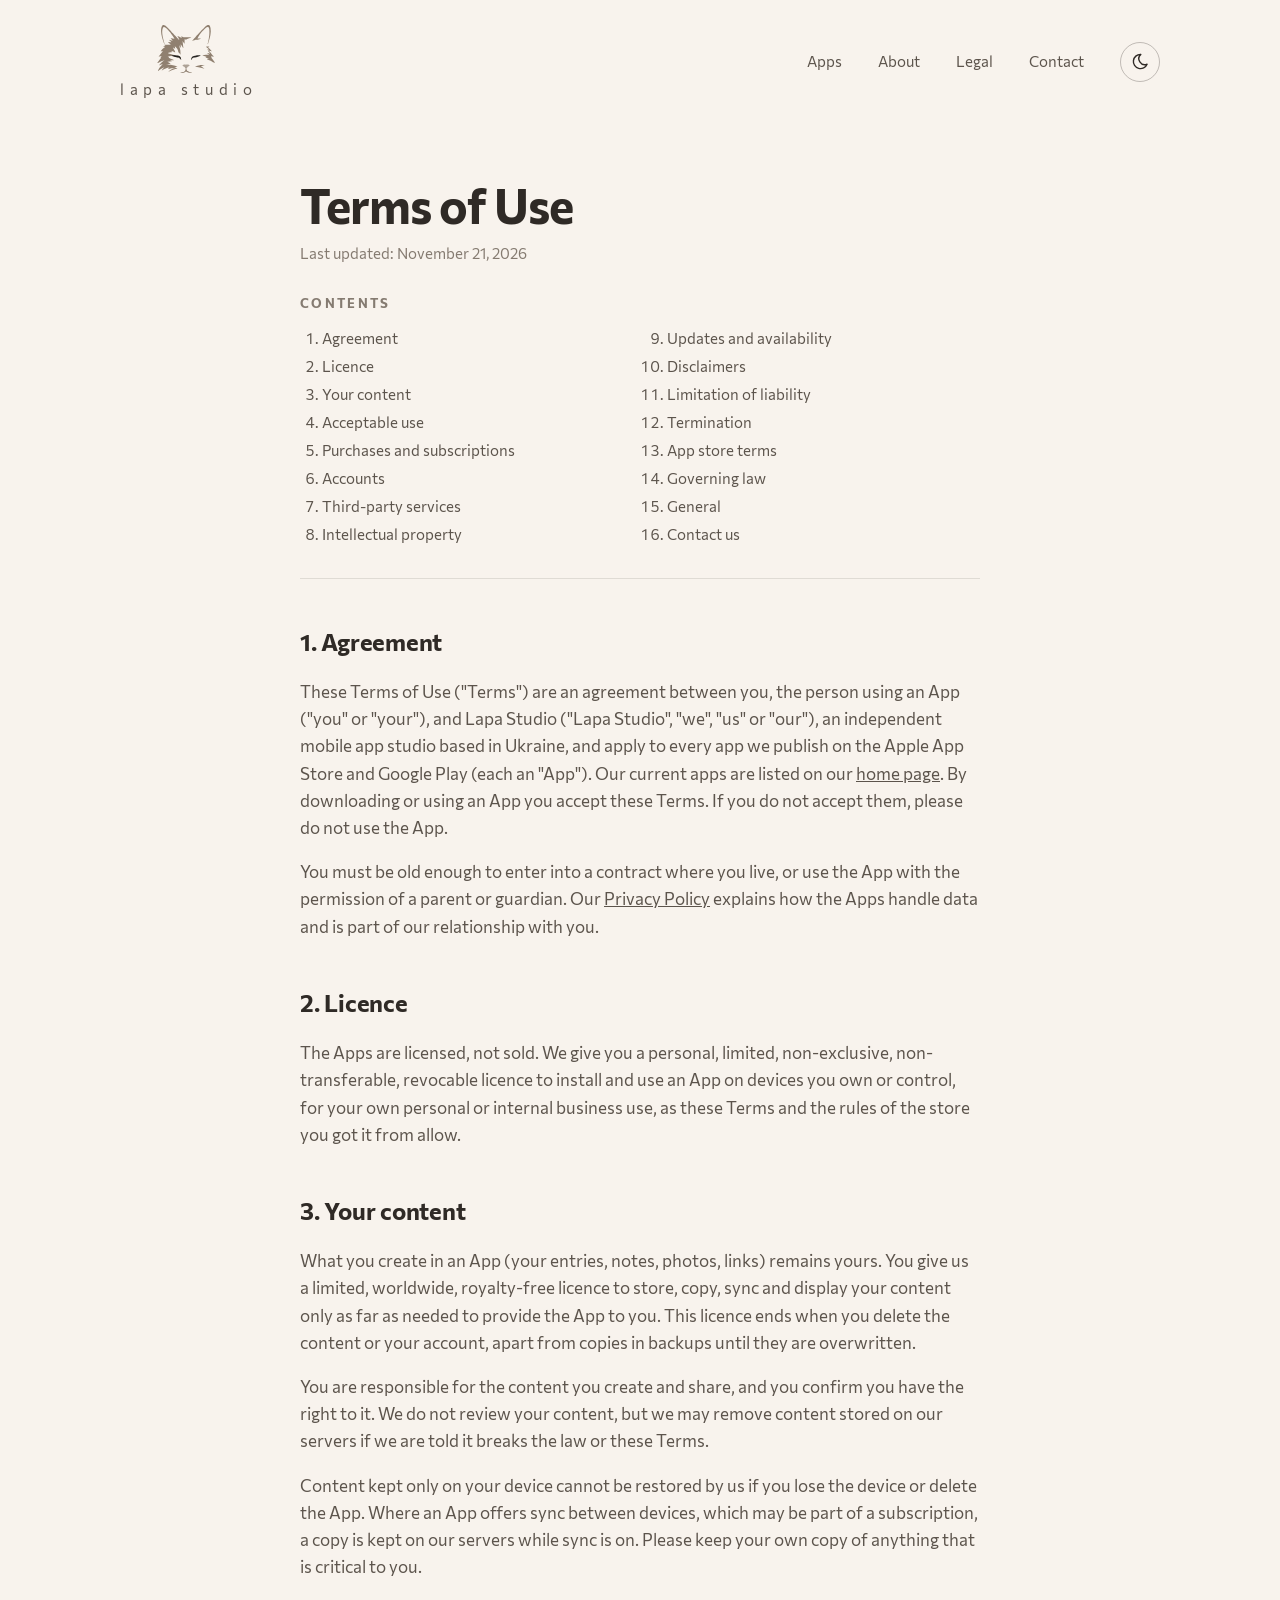
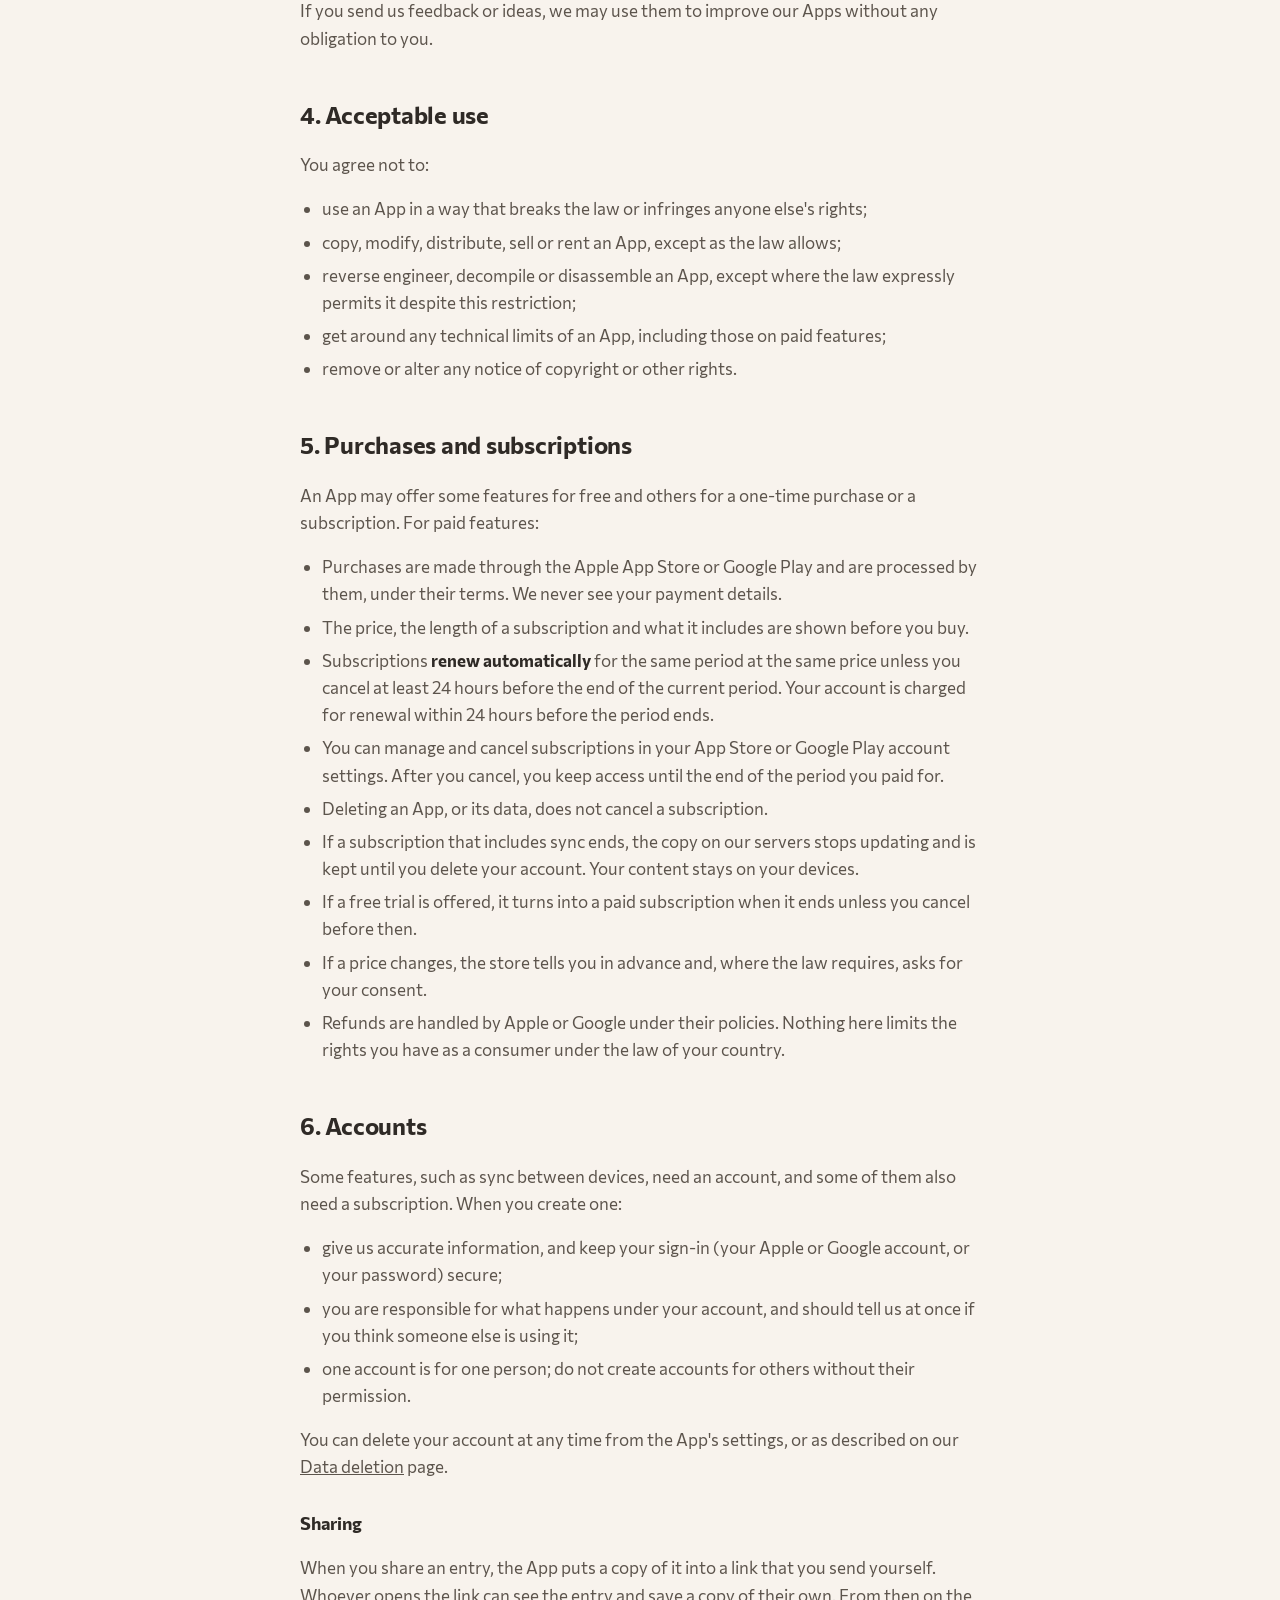
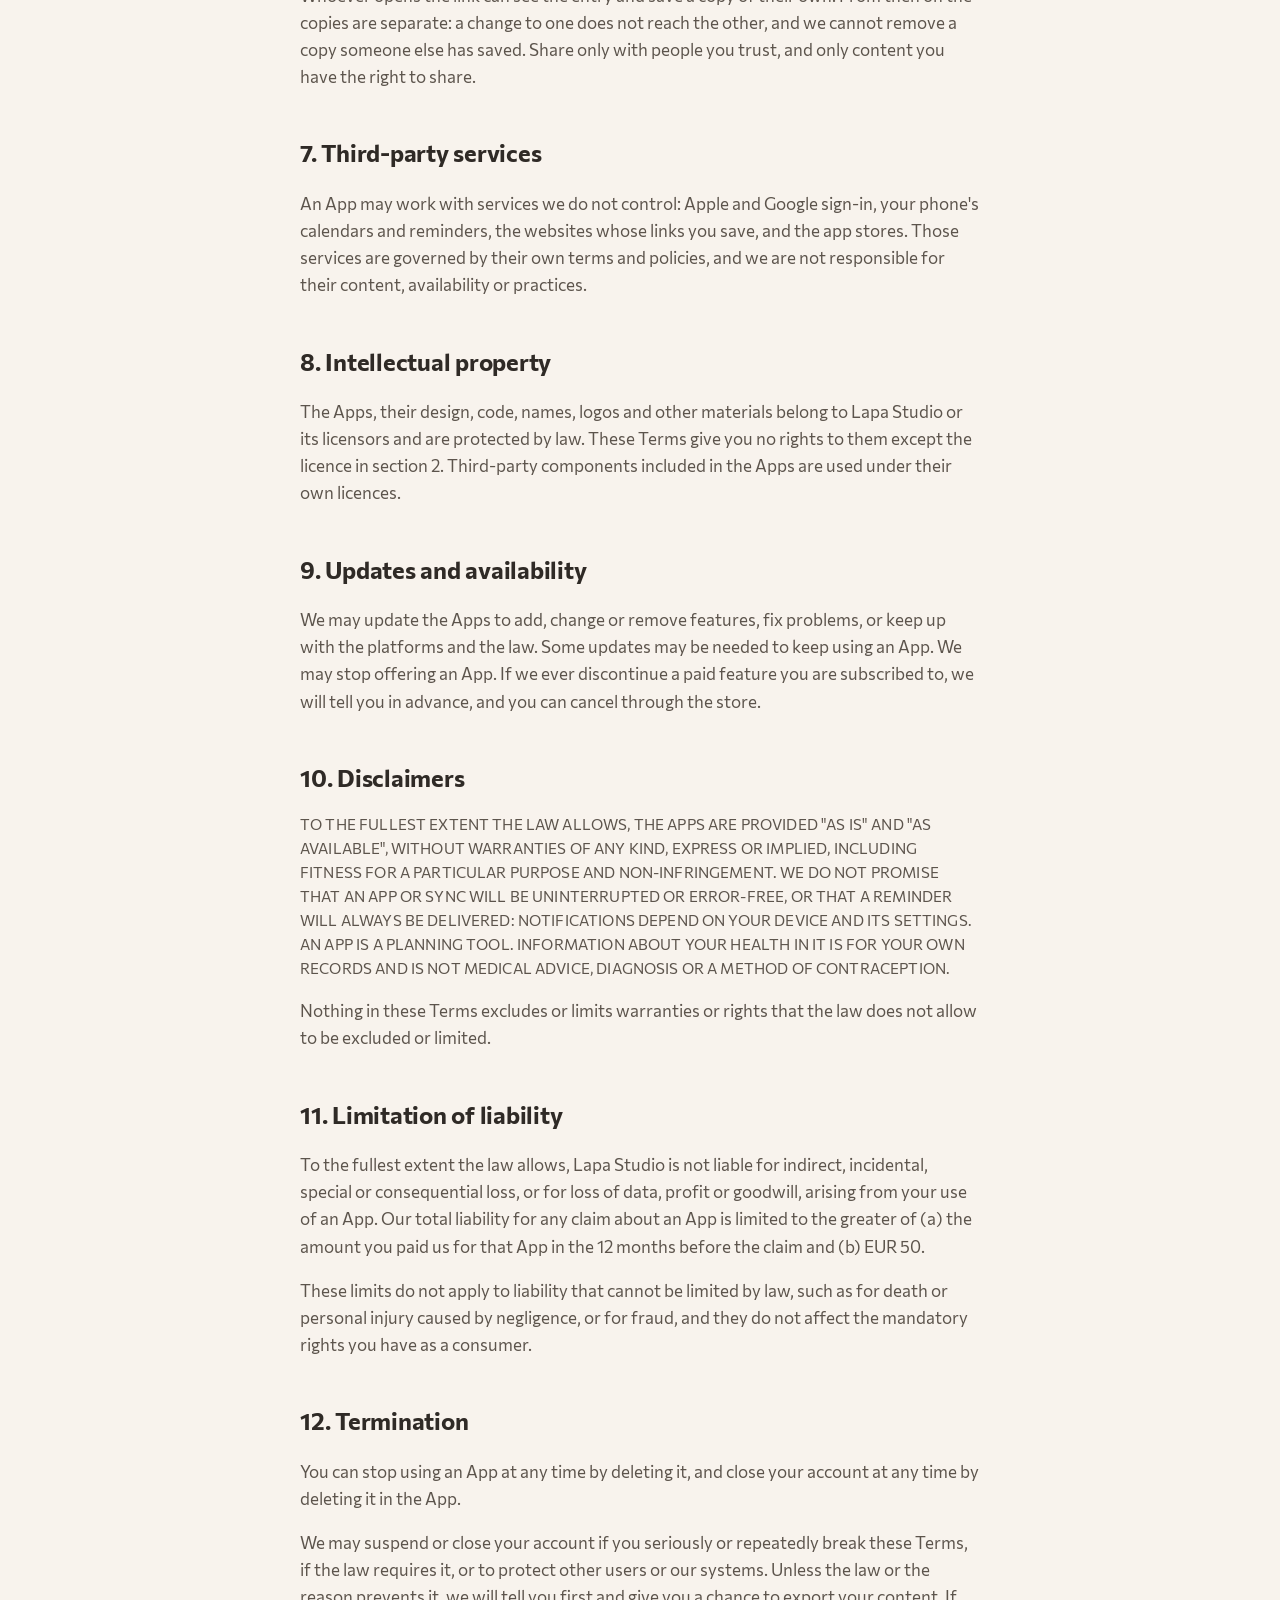
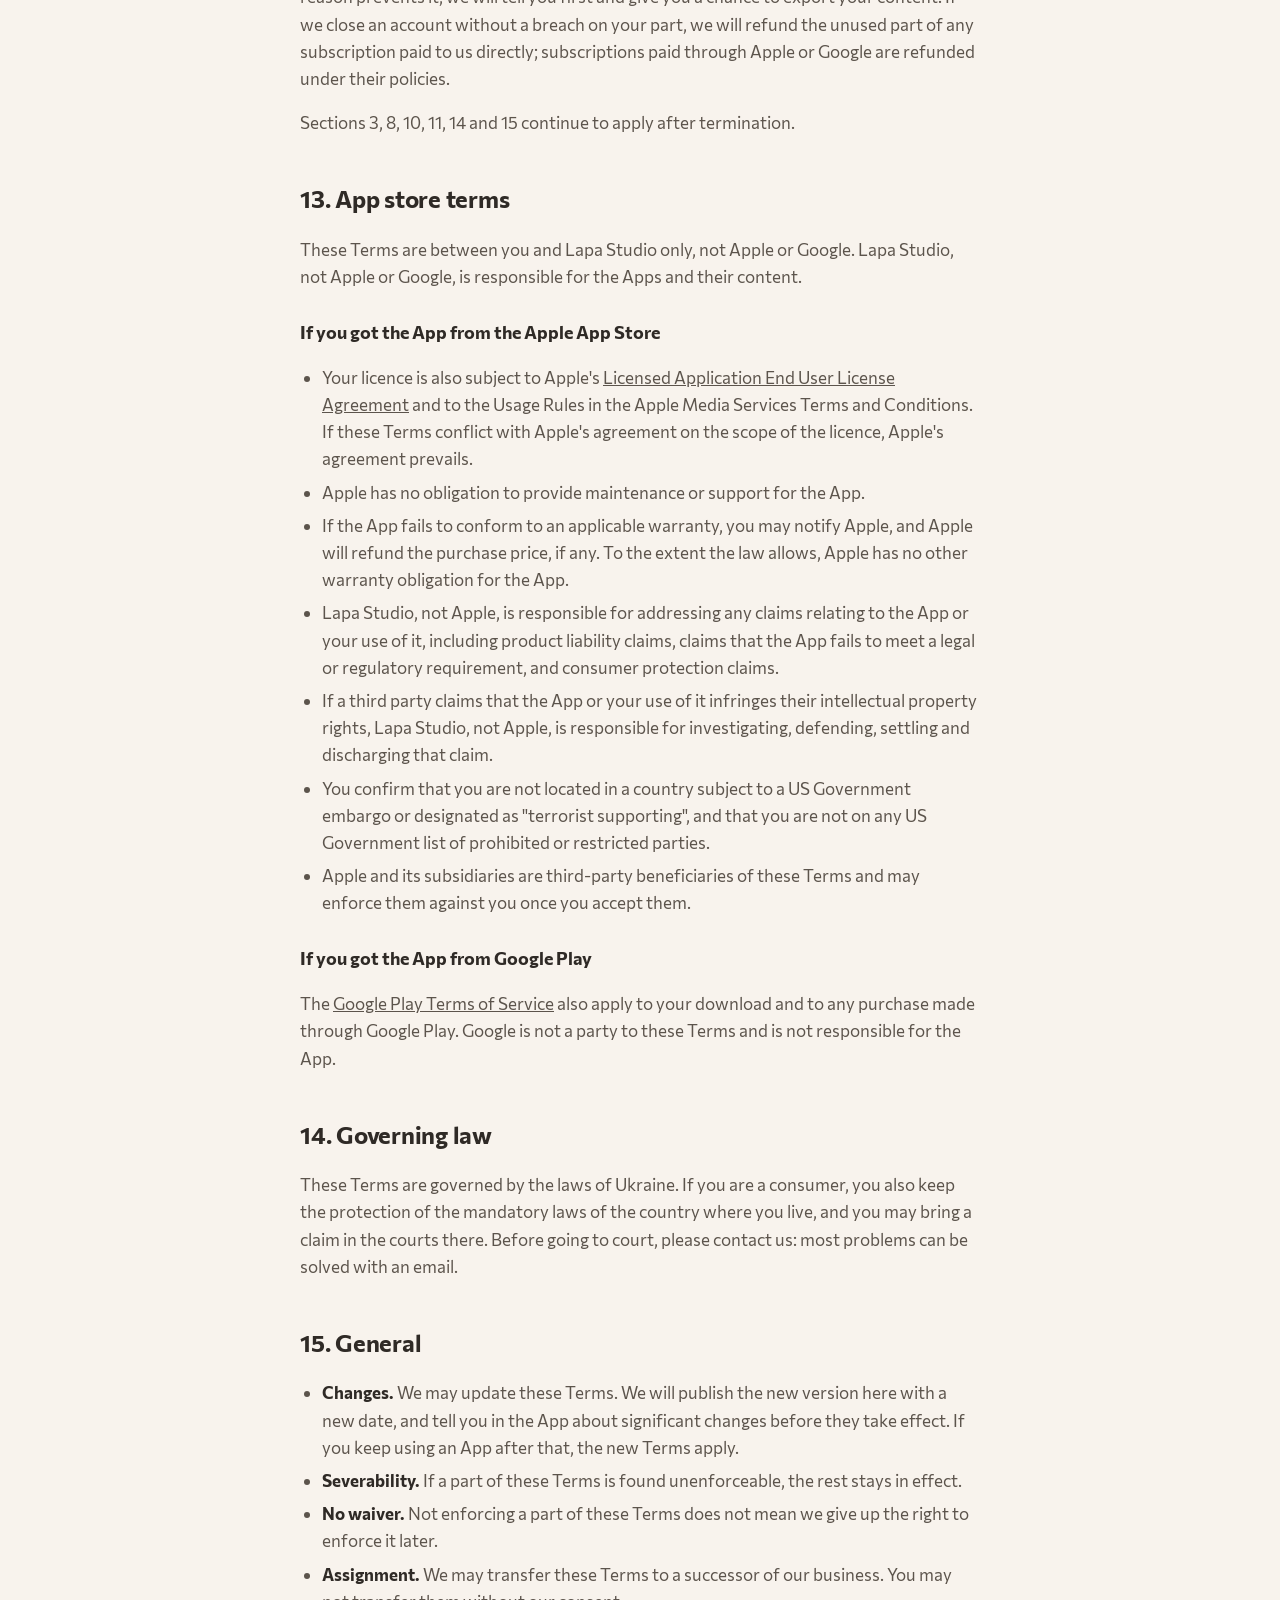
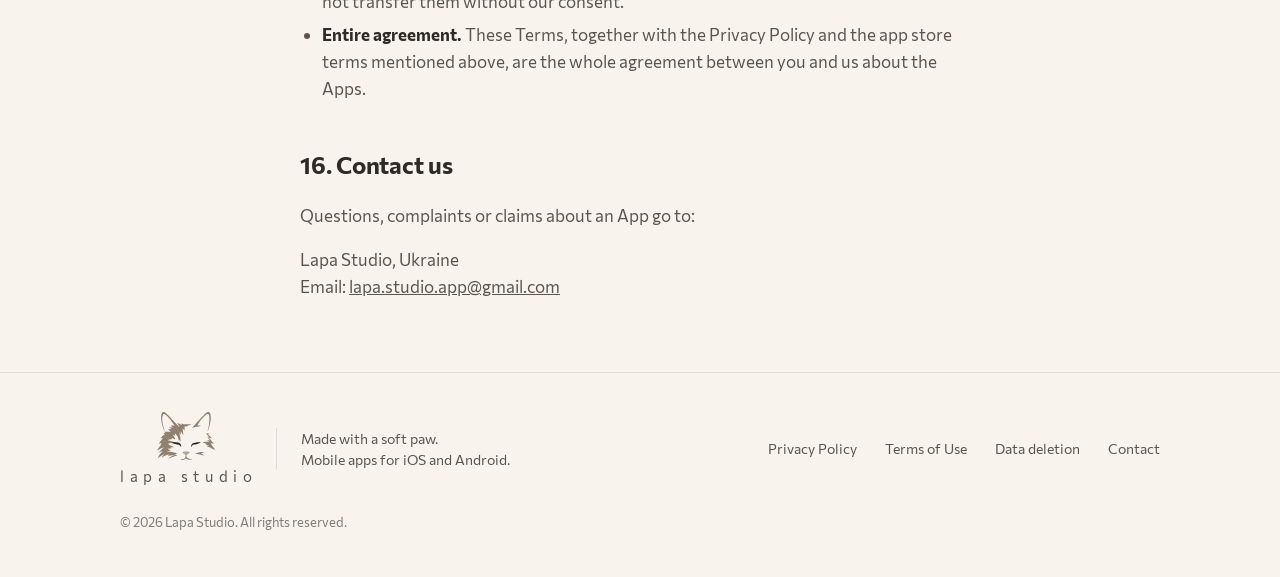
<file: terms.html>
<!doctype html>
<html lang="en">
<head>
  <meta charset="utf-8">
  <meta name="viewport" content="width=device-width, initial-scale=1">
  <title>Terms of Use · Lapa Studio</title>
  <meta name="description" content="The terms for using Lapa Studio's apps.">
  <link rel="icon" href="assets/cat.svg" type="image/svg+xml">
  <link rel="stylesheet" href="styles.css">
  <script>try{var t=localStorage.getItem("theme");if(t==="light"||t==="dark")document.documentElement.dataset.theme=t}catch(e){}</script>
  <script src="theme.js" defer></script>
</head>
<body>
  <a class="skip" href="#main">Skip to content</a>

  <header class="site-header">
    <div class="wrap">
      <a class="brand" href="./" aria-label="Lapa Studio, home">
        <img class="cat-light" src="assets/cat.svg" alt="" width="64" height="53"><img class="cat-dark" src="assets/cat-dark.svg" alt="" width="64" height="53">
        <span>lapa studio</span>
      </a>
      <div class="header-end">
        <nav class="nav" aria-label="Main">
          <a href="index.html#apps">Apps</a>
          <a href="index.html#about">About</a>
          <a href="index.html#legal">Legal</a>
          <a href="index.html#contact">Contact</a>
        </nav>
        <button class="theme-toggle" type="button" aria-label="Switch between light and dark">
          <svg class="when-light" viewBox="0 0 24 24" aria-hidden="true"><path d="M12 3c.132 0 .263 0 .393 0a7.5 7.5 0 0 0 7.92 12.446a9 9 0 1 1 -8.313 -12.454z"/></svg>
          <svg class="when-dark" viewBox="0 0 24 24" aria-hidden="true"><path d="M8 12a4 4 0 1 0 8 0a4 4 0 1 0 -8 0"/><path d="M3 12h1m8 -9v1m8 8h1m-9 8v1m-6.4 -15.4l.7 .7m12.1 -.7l-.7 .7m0 11.4l.7 .7m-12.1 -.7l-.7 .7"/></svg>
        </button>
      </div>
    </div>
  </header>

  <main id="main" class="doc">
    <h1>Terms of Use</h1>
    <p class="updated">Last updated: November 21, 2026</p>

    <nav class="toc" aria-label="Contents">
      <h2>Contents</h2>
      <ol>
        <li><a href="#agreement">Agreement</a></li>
        <li><a href="#licence">Licence</a></li>
        <li><a href="#content">Your content</a></li>
        <li><a href="#use">Acceptable use</a></li>
        <li><a href="#purchases">Purchases and subscriptions</a></li>
        <li><a href="#accounts">Accounts</a></li>
        <li><a href="#third">Third-party services</a></li>
        <li><a href="#ip">Intellectual property</a></li>
        <li><a href="#updates">Updates and availability</a></li>
        <li><a href="#disclaimers">Disclaimers</a></li>
        <li><a href="#liability">Limitation of liability</a></li>
        <li><a href="#termination">Termination</a></li>
        <li><a href="#stores">App store terms</a></li>
        <li><a href="#law">Governing law</a></li>
        <li><a href="#general">General</a></li>
        <li><a href="#contact">Contact us</a></li>
      </ol>
    </nav>

    <h2 id="agreement">1. Agreement</h2>
    <p>These Terms of Use ("Terms") are an agreement between you, the person using an App ("you" or "your"), and Lapa Studio ("Lapa Studio", "we", "us" or "our"), an independent mobile app studio based in Ukraine, and apply to every app we publish on the Apple App Store and Google Play (each an "App"). Our current apps are listed on our <a href="index.html#apps">home page</a>. By downloading or using an App you accept these Terms. If you do not accept them, please do not use the App.</p>
    <p>You must be old enough to enter into a contract where you live, or use the App with the permission of a parent or guardian. Our <a href="privacy.html">Privacy Policy</a> explains how the Apps handle data and is part of our relationship with you.</p>

    <h2 id="licence">2. Licence</h2>
    <p>The Apps are licensed, not sold. We give you a personal, limited, non-exclusive, non-transferable, revocable licence to install and use an App on devices you own or control, for your own personal or internal business use, as these Terms and the rules of the store you got it from allow.</p>

    <h2 id="content">3. Your content</h2>
    <p>What you create in an App (your entries, notes, photos, links) remains yours. You give us a limited, worldwide, royalty-free licence to store, copy, sync and display your content only as far as needed to provide the App to you. This licence ends when you delete the content or your account, apart from copies in backups until they are overwritten.</p>
    <p>You are responsible for the content you create and share, and you confirm you have the right to it. We do not review your content, but we may remove content stored on our servers if we are told it breaks the law or these Terms.</p>
    <p>Content kept only on your device cannot be restored by us if you lose the device or delete the App. Where an App offers sync between devices, which may be part of a subscription, a copy is kept on our servers while sync is on. Please keep your own copy of anything that is critical to you.</p>
    <p>If you send us feedback or ideas, we may use them to improve our Apps without any obligation to you.</p>

    <h2 id="use">4. Acceptable use</h2>
    <p>You agree not to:</p>
    <ul>
      <li>use an App in a way that breaks the law or infringes anyone else's rights;</li>
      <li>copy, modify, distribute, sell or rent an App, except as the law allows;</li>
      <li>reverse engineer, decompile or disassemble an App, except where the law expressly permits it despite this restriction;</li>
      <li>get around any technical limits of an App, including those on paid features;</li>
      <li>remove or alter any notice of copyright or other rights.</li>
    </ul>

    <h2 id="purchases">5. Purchases and subscriptions</h2>
    <p>An App may offer some features for free and others for a one-time purchase or a subscription. For paid features:</p>
    <ul>
      <li>Purchases are made through the Apple App Store or Google Play and are processed by them, under their terms. We never see your payment details.</li>
      <li>The price, the length of a subscription and what it includes are shown before you buy.</li>
      <li>Subscriptions <strong>renew automatically</strong> for the same period at the same price unless you cancel at least 24 hours before the end of the current period. Your account is charged for renewal within 24 hours before the period ends.</li>
      <li>You can manage and cancel subscriptions in your App Store or Google Play account settings. After you cancel, you keep access until the end of the period you paid for.</li>
      <li>Deleting an App, or its data, does not cancel a subscription.</li>
      <li>If a subscription that includes sync ends, the copy on our servers stops updating and is kept until you delete your account. Your content stays on your devices.</li>
      <li>If a free trial is offered, it turns into a paid subscription when it ends unless you cancel before then.</li>
      <li>If a price changes, the store tells you in advance and, where the law requires, asks for your consent.</li>
      <li>Refunds are handled by Apple or Google under their policies. Nothing here limits the rights you have as a consumer under the law of your country.</li>
    </ul>

    <h2 id="accounts">6. Accounts</h2>
    <p>Some features, such as sync between devices, need an account, and some of them also need a subscription. When you create one:</p>
    <ul>
      <li>give us accurate information, and keep your sign-in (your Apple or Google account, or your password) secure;</li>
      <li>you are responsible for what happens under your account, and should tell us at once if you think someone else is using it;</li>
      <li>one account is for one person; do not create accounts for others without their permission.</li>
    </ul>
    <p>You can delete your account at any time from the App's settings, or as described on our <a href="delete-data.html">Data deletion</a> page.</p>

    <h3>Sharing</h3>
    <p>When you share an entry, the App puts a copy of it into a link that you send yourself. Whoever opens the link can see the entry and save a copy of their own. From then on the copies are separate: a change to one does not reach the other, and we cannot remove a copy someone else has saved. Share only with people you trust, and only content you have the right to share.</p>

    <h2 id="third">7. Third-party services</h2>
    <p>An App may work with services we do not control: Apple and Google sign-in, your phone's calendars and reminders, the websites whose links you save, and the app stores. Those services are governed by their own terms and policies, and we are not responsible for their content, availability or practices.</p>

    <h2 id="ip">8. Intellectual property</h2>
    <p>The Apps, their design, code, names, logos and other materials belong to Lapa Studio or its licensors and are protected by law. These Terms give you no rights to them except the licence in section 2. Third-party components included in the Apps are used under their own licences.</p>

    <h2 id="updates">9. Updates and availability</h2>
    <p>We may update the Apps to add, change or remove features, fix problems, or keep up with the platforms and the law. Some updates may be needed to keep using an App. We may stop offering an App. If we ever discontinue a paid feature you are subscribed to, we will tell you in advance, and you can cancel through the store.</p>

    <h2 id="disclaimers">10. Disclaimers</h2>
    <p class="caps">To the fullest extent the law allows, the Apps are provided "as is" and "as available", without warranties of any kind, express or implied, including fitness for a particular purpose and non-infringement. We do not promise that an App or sync will be uninterrupted or error-free, or that a reminder will always be delivered: notifications depend on your device and its settings. An App is a planning tool. Information about your health in it is for your own records and is not medical advice, diagnosis or a method of contraception.</p>
    <p>Nothing in these Terms excludes or limits warranties or rights that the law does not allow to be excluded or limited.</p>

    <h2 id="liability">11. Limitation of liability</h2>
    <p>To the fullest extent the law allows, Lapa Studio is not liable for indirect, incidental, special or consequential loss, or for loss of data, profit or goodwill, arising from your use of an App. Our total liability for any claim about an App is limited to the greater of (a) the amount you paid us for that App in the 12 months before the claim and (b) EUR 50.</p>
    <p>These limits do not apply to liability that cannot be limited by law, such as for death or personal injury caused by negligence, or for fraud, and they do not affect the mandatory rights you have as a consumer.</p>

    <h2 id="termination">12. Termination</h2>
    <p>You can stop using an App at any time by deleting it, and close your account at any time by deleting it in the App.</p>
    <p>We may suspend or close your account if you seriously or repeatedly break these Terms, if the law requires it, or to protect other users or our systems. Unless the law or the reason prevents it, we will tell you first and give you a chance to export your content. If we close an account without a breach on your part, we will refund the unused part of any subscription paid to us directly; subscriptions paid through Apple or Google are refunded under their policies.</p>
    <p>Sections 3, 8, 10, 11, 14 and 15 continue to apply after termination.</p>

    <h2 id="stores">13. App store terms</h2>
    <p>These Terms are between you and Lapa Studio only, not Apple or Google. Lapa Studio, not Apple or Google, is responsible for the Apps and their content.</p>

    <h3>If you got the App from the Apple App Store</h3>
    <ul>
      <li>Your licence is also subject to Apple's <a href="https://www.apple.com/legal/internet-services/itunes/dev/stdeula/" rel="noopener">Licensed Application End User License Agreement</a> and to the Usage Rules in the Apple Media Services Terms and Conditions. If these Terms conflict with Apple's agreement on the scope of the licence, Apple's agreement prevails.</li>
      <li>Apple has no obligation to provide maintenance or support for the App.</li>
      <li>If the App fails to conform to an applicable warranty, you may notify Apple, and Apple will refund the purchase price, if any. To the extent the law allows, Apple has no other warranty obligation for the App.</li>
      <li>Lapa Studio, not Apple, is responsible for addressing any claims relating to the App or your use of it, including product liability claims, claims that the App fails to meet a legal or regulatory requirement, and consumer protection claims.</li>
      <li>If a third party claims that the App or your use of it infringes their intellectual property rights, Lapa Studio, not Apple, is responsible for investigating, defending, settling and discharging that claim.</li>
      <li>You confirm that you are not located in a country subject to a US Government embargo or designated as "terrorist supporting", and that you are not on any US Government list of prohibited or restricted parties.</li>
      <li>Apple and its subsidiaries are third-party beneficiaries of these Terms and may enforce them against you once you accept them.</li>
    </ul>

    <h3>If you got the App from Google Play</h3>
    <p>The <a href="https://play.google.com/about/play-terms/" rel="noopener">Google Play Terms of Service</a> also apply to your download and to any purchase made through Google Play. Google is not a party to these Terms and is not responsible for the App.</p>

    <h2 id="law">14. Governing law</h2>
    <p>These Terms are governed by the laws of Ukraine. If you are a consumer, you also keep the protection of the mandatory laws of the country where you live, and you may bring a claim in the courts there. Before going to court, please contact us: most problems can be solved with an email.</p>

    <h2 id="general">15. General</h2>
    <ul>
      <li><strong>Changes.</strong> We may update these Terms. We will publish the new version here with a new date, and tell you in the App about significant changes before they take effect. If you keep using an App after that, the new Terms apply.</li>
      <li><strong>Severability.</strong> If a part of these Terms is found unenforceable, the rest stays in effect.</li>
      <li><strong>No waiver.</strong> Not enforcing a part of these Terms does not mean we give up the right to enforce it later.</li>
      <li><strong>Assignment.</strong> We may transfer these Terms to a successor of our business. You may not transfer them without our consent.</li>
      <li><strong>Entire agreement.</strong> These Terms, together with the Privacy Policy and the app store terms mentioned above, are the whole agreement between you and us about the Apps.</li>
    </ul>

    <h2 id="contact">16. Contact us</h2>
    <p>Questions, complaints or claims about an App go to:</p>
    <p>Lapa Studio, Ukraine<br>
    Email: <a href="mailto:lapa.studio.app@gmail.com">lapa.studio.app@gmail.com</a></p>
  </main>

  <footer class="site-footer">
    <div class="wrap">
      <div class="footer-brand">
        <a class="brand" href="./" aria-label="Lapa Studio, home">
          <img class="cat-light" src="assets/cat.svg" alt="" width="52" height="43"><img class="cat-dark" src="assets/cat-dark.svg" alt="" width="52" height="43">
          <span>lapa studio</span>
        </a>
        <p>Made with a soft paw.<br>Mobile apps for iOS and Android.</p>
      </div>
      <nav class="footer-links" aria-label="Legal">
        <a href="privacy.html">Privacy Policy</a>
        <a href="terms.html" aria-current="page">Terms of Use</a>
        <a href="delete-data.html">Data deletion</a>
        <a href="mailto:lapa.studio.app@gmail.com">Contact</a>
      </nav>
      <p class="copyright">© 2026 Lapa Studio. All rights reserved.</p>
    </div>
  </footer>
</body>
</html>
</file>
<file: styles.css>
@font-face {
  font-family: "Commissioner";
  src: url("fonts/commissioner_regular.ttf") format("truetype");
  font-weight: 400;
  font-display: swap;
}
@font-face {
  font-family: "Commissioner";
  src: url("fonts/commissioner_semibold.ttf") format("truetype");
  font-weight: 600;
  font-display: swap;
}
@font-face {
  font-family: "Commissioner";
  src: url("fonts/commissioner_bold.ttf") format("truetype");
  font-weight: 700;
  font-display: swap;
}

:root {
  color-scheme: light dark;
  --ground: #f8f3ed;
  --ground-deep: #f1e9df;
  --surface: #fffdfa;
  --blob: #ebe1d4;
  --ink: #2f2a26;
  --ink-soft: #5c544c;
  --ink-muted: #857b71;
  --fur: #908070;
  --line: rgba(47, 42, 38, 0.12);
  --line-strong: rgba(47, 42, 38, 0.28);
  --shadow: 0 1px 2px rgba(47, 42, 38, 0.04), 0 12px 32px rgba(47, 42, 38, 0.07);
  --phone-shadow: rgba(47, 42, 38, 0.22);
  --radius: 20px;
  --max: 1120px;
  --gutter: clamp(16px, 4vw, 40px);
}

@media (prefers-color-scheme: dark) {
  :root:not([data-theme="light"]) {
    color-scheme: dark;
    --ground: #1c1917;
    --ground-deep: #231f1c;
    --surface: #2a2522;
    --blob: #322b26;
    --ink: #f3ece4;
    --ink-soft: #cbc1b6;
    --ink-muted: #9a8f84;
    --fur: #b4a493;
    --line: rgba(243, 236, 228, 0.12);
    --line-strong: rgba(243, 236, 228, 0.3);
    --shadow: 0 1px 2px rgba(0, 0, 0, 0.2), 0 12px 32px rgba(0, 0, 0, 0.35);
    --phone-shadow: rgba(0, 0, 0, 0.45);
  }
}

:root[data-theme="dark"] {
  color-scheme: dark;
  --ground: #1c1917;
  --ground-deep: #231f1c;
  --surface: #2a2522;
  --blob: #322b26;
  --ink: #f3ece4;
  --ink-soft: #cbc1b6;
  --ink-muted: #9a8f84;
  --fur: #b4a493;
  --line: rgba(243, 236, 228, 0.12);
  --line-strong: rgba(243, 236, 228, 0.3);
  --shadow: 0 1px 2px rgba(0, 0, 0, 0.2), 0 12px 32px rgba(0, 0, 0, 0.35);
  --phone-shadow: rgba(0, 0, 0, 0.45);
}

:root[data-theme="light"] {
  color-scheme: light;
}

*,
*::before,
*::after {
  box-sizing: border-box;
}

html {
  scroll-behavior: smooth;
  -webkit-text-size-adjust: 100%;
}

body {
  margin: 0;
  background: var(--ground);
  color: var(--ink);
  font-family: "Commissioner", system-ui, -apple-system, "Segoe UI", sans-serif;
  font-size: 17px;
  line-height: 1.6;
  -webkit-font-smoothing: antialiased;
}

img {
  display: block;
  max-width: 100%;
  height: auto;
}


a {
  color: inherit;
}

:focus-visible {
  outline: 2px solid var(--fur);
  outline-offset: 3px;
  border-radius: 6px;
}

.skip {
  position: absolute;
  left: -9999px;
}
.skip:focus {
  left: 16px;
  top: 16px;
  z-index: 10;
  background: var(--ink);
  color: var(--ground);
  padding: 8px 14px;
  border-radius: 999px;
}

.wrap {
  max-width: var(--max);
  margin: 0 auto;
  padding: 0 var(--gutter);
}

/* Theme: the cat and the toggle's glyph swap with the theme */

.cat-dark,
.when-dark {
  display: none;
}
:root[data-theme="dark"] .cat-light,
:root[data-theme="dark"] .when-light {
  display: none;
}
:root[data-theme="dark"] .cat-dark,
:root[data-theme="dark"] .when-dark {
  display: block;
}
@media (prefers-color-scheme: dark) {
  :root:not([data-theme="light"]) .cat-light,
  :root:not([data-theme="light"]) .when-light {
    display: none;
  }
  :root:not([data-theme="light"]) .cat-dark,
  :root:not([data-theme="light"]) .when-dark {
    display: block;
  }
}

/* Theme toggle */

.theme-toggle {
  width: 40px;
  height: 40px;
  flex: none;
  display: grid;
  place-items: center;
  border-radius: 50%;
  border: 1px solid var(--line-strong);
  background: transparent;
  color: var(--ink);
  cursor: pointer;
  padding: 0;
}
.theme-toggle:hover {
  border-color: var(--ink);
}
.theme-toggle svg {
  width: 19px;
  height: 19px;
  fill: none;
  stroke: currentColor;
  stroke-width: 1.75;
  stroke-linecap: round;
  stroke-linejoin: round;
}
.header-end {
  display: flex;
  align-items: center;
  gap: clamp(14px, 3vw, 36px);
}

/* Header */

.site-header {
  padding: 22px 0;
}
.site-header .wrap {
  display: flex;
  align-items: center;
  justify-content: space-between;
  gap: 24px;
}
.brand {
  display: inline-flex;
  flex-direction: column;
  align-items: center;
  gap: 2px;
  text-decoration: none;
}
.brand img {
  width: 64px;
  height: auto;
}
.brand span {
  font-size: 15px;
  letter-spacing: 0.38em;
  margin-right: -0.38em;
  color: var(--ink-soft);
}
.nav {
  display: flex;
  gap: clamp(14px, 3vw, 36px);
  font-size: 15px;
}
.nav a {
  text-decoration: none;
  color: var(--ink-soft);
  padding: 6px 0;
  border-bottom: 1.5px solid transparent;
}
.nav a:hover,
.nav a[aria-current="page"] {
  color: var(--ink);
  border-color: var(--ink);
}

/* Buttons */

.btn {
  display: inline-flex;
  align-items: center;
  gap: 10px;
  min-height: 48px;
  padding: 0 26px;
  border-radius: 999px;
  font: 600 16px/1 inherit;
  font-family: inherit;
  text-decoration: none;
  border: 1.5px solid var(--ink);
  transition: transform 0.15s ease, background 0.15s ease;
}
.btn:hover {
  transform: translateY(-1px);
}
.btn-primary {
  background: var(--ink);
  color: var(--ground);
}
.btn-secondary {
  background: transparent;
  color: var(--ink);
  border-color: var(--line-strong);
}
.btn-secondary:hover {
  border-color: var(--ink);
}
.btn svg {
  width: 18px;
  height: 18px;
}

/* Hero */

.hero {
  padding: clamp(24px, 5vw, 56px) 0 clamp(40px, 7vw, 88px);
}
.hero .wrap {
  display: grid;
  grid-template-columns: 1.05fr 1fr;
  align-items: center;
  gap: 40px;
}
.eyebrow {
  font-size: 13px;
  letter-spacing: 0.22em;
  text-transform: uppercase;
  color: var(--ink-soft);
  margin: 0 0 18px;
}
.hero h1 {
  font-size: clamp(40px, 6.2vw, 68px);
  line-height: 1.04;
  letter-spacing: -0.025em;
  margin: 0 0 22px;
}
.lead {
  font-size: clamp(18px, 2vw, 20px);
  color: var(--ink-soft);
  max-width: 30em;
  margin: 0 0 32px;
}
.actions {
  display: flex;
  flex-wrap: wrap;
  gap: 14px;
}

/* Phones */

.stage {
  position: relative;
  min-height: 560px;
  display: flex;
  justify-content: center;
  align-items: center;
}
.stage::before {
  content: "";
  position: absolute;
  inset: 4% -6% 0 4%;
  background: var(--blob);
  border-radius: 58% 42% 46% 54% / 48% 56% 44% 52%;
  transform: rotate(-8deg);
}
.phone {
  position: relative;
  width: 260px;
  aspect-ratio: 402 / 874;
  border-radius: 44px;
  background: #2b2826;
  padding: 8px;
  box-shadow: 0 30px 60px var(--phone-shadow), inset 0 0 0 1.5px #6e655d;
  flex: none;
}
.phone-front {
  z-index: 2;
  transform: rotate(-6deg) translate(-44px, 22px);
}
.phone-back {
  position: absolute;
  z-index: 1;
  width: 230px;
  transform: rotate(8deg) translate(122px, -30px);
}

/* An Android phone: flatter corners, a punch-hole camera, the system's own status bar and gesture handle */

.phone.android {
  border-radius: 30px;
  padding: 6px;
  background: #1c1b1a;
  box-shadow: 0 30px 60px var(--phone-shadow), inset 0 0 0 1.5px #4a4642;
}
.android .nata {
  border-radius: 25px;
}
.android .n-island {
  top: 11px;
  width: 11px;
  height: 11px;
  margin-left: -5.5px;
}
.android .n-status {
  height: 32px;
  padding: 0 14px;
  font-weight: 500;
  font-size: 9px;
}
.android .n-status::after {
  content: none;
}
.n-sys {
  display: none;
}
.android .n-sys {
  display: flex;
  gap: 4px;
  align-items: center;
}
.android .n-sys i {
  display: block;
  width: 8px;
  height: 8px;
  background: currentColor;
  opacity: 0.9;
}
.android .n-sys i:nth-child(1) {
  clip-path: polygon(50% 100%, 0 25%, 15% 10%, 50% 0, 85% 10%, 100% 25%);
}
.android .n-sys i:nth-child(2) {
  clip-path: polygon(100% 0, 100% 100%, 0 100%);
}
.android .n-sys i:nth-child(3) {
  width: 5px;
  height: 9px;
  border-radius: 1.5px;
}
.n-gesture {
  display: none;
}
.android .n-gesture {
  display: block;
  position: absolute;
  left: 50%;
  bottom: 6px;
  width: 64px;
  height: 3px;
  margin-left: -32px;
  border-radius: 999px;
  background: var(--t);
  opacity: 0.55;
}
.android .n-bar {
  bottom: 18px;
}

/* A Nata screen, drawn after the app's own Today: tokens per palette */

.nata {
  --muted: color-mix(in srgb, var(--t) 55%, transparent);
  --hair: color-mix(in srgb, var(--t) 10%, transparent);
  height: 100%;
  border-radius: 36px;
  overflow: hidden;
  position: relative;
  color: var(--t);
  background:
    radial-gradient(120% 70% at 100% 0%, color-mix(in srgb, var(--a) 22%, transparent), transparent 70%),
    var(--g);
  font-size: 8.6px;
  line-height: 1.3;
  padding: 0 12px;
}
.nata.teal { --g: #eff4f3; --s: #ffffff; --t: #14211f; --a: #0f766e; --on: #ffffff; }
.nata.forest { --g: #f1f4ef; --s: #ffffff; --t: #16201a; --a: #2f6b3f; --on: #ffffff; }
.nata.rose-dark { --g: #1e1517; --s: #2c2023; --t: #faf1f2; --a: #f07a8c; --on: #201e1d; --hair: rgba(250, 241, 242, 0.14); }
.nata svg {
  width: 1em;
  height: 1em;
  fill: none;
  stroke: currentColor;
  stroke-width: 1.75;
  stroke-linecap: round;
  stroke-linejoin: round;
  flex: none;
}
.n-status {
  display: flex;
  justify-content: space-between;
  align-items: center;
  height: 34px;
  padding: 0 14px 0 16px;
  font-weight: 600;
  font-size: 10px;
}
.n-status::after {
  content: "";
  width: 20px;
  height: 8px;
  border-radius: 3px;
  background: currentColor;
  opacity: 0.9;
}
.n-island {
  position: absolute;
  top: 9px;
  left: 50%;
  width: 70px;
  height: 20px;
  margin-left: -35px;
  border-radius: 999px;
  background: #0d0c0b;
}
.n-head {
  display: flex;
  justify-content: space-between;
  align-items: flex-start;
  margin: 8px 0 10px;
}
.n-greet {
  color: var(--muted);
  font-size: 9px;
  margin: 0;
}
.n-date {
  font-size: 12.5px;
  font-weight: 700;
  margin: 1px 0 0;
}
.n-round {
  display: flex;
  gap: 5px;
}
.n-round span {
  width: 25px;
  height: 25px;
  border-radius: 50%;
  background: var(--s);
  border: 0.75px solid var(--hair);
  display: grid;
  place-items: center;
  font-size: 11px;
}
.n-week {
  display: grid;
  grid-template-columns: repeat(7, 1fr);
  text-align: center;
  margin-bottom: 14px;
}
.n-week span {
  color: var(--muted);
  font-size: 8.5px;
}
.n-week b {
  display: grid;
  place-items: center;
  width: 22px;
  height: 22px;
  margin: 3px auto 0;
  border-radius: 50%;
  font-size: 11px;
  font-weight: 400;
}
.n-week .next {
  color: var(--t);
  font-weight: 600;
}
.n-week .next b {
  font-weight: 700;
}
.n-week .now b {
  background: var(--a);
  color: var(--on);
}
.n-h {
  font-size: 12.5px;
  font-weight: 700;
  margin: 12px 0 7px;
}
.n-h small {
  font-weight: 400;
  color: var(--muted);
  font-size: 11px;
  margin-left: 3px;
}
.n-event {
  display: flex;
  gap: 7px;
  margin-bottom: 6px;
}
.n-time {
  width: 26px;
  flex: none;
  display: flex;
  flex-direction: column;
  justify-content: center;
  gap: 2px;
  font-size: 7.6px;
  font-weight: 600;
}
.n-time i {
  font-style: normal;
  font-weight: 400;
  color: var(--muted);
}
.n-time::after {
  content: none;
}
.n-card {
  flex: 1;
  min-height: 38px;
  background: var(--s);
  border: 0.75px solid var(--hair);
  border-radius: 10px;
  padding: 7px 8px 7px 10px;
  position: relative;
  overflow: hidden;
  display: flex;
  align-items: center;
  gap: 6px;
  box-shadow: 0 1px 3px rgba(0, 0, 0, 0.05);
}
.n-card::before {
  content: "";
  position: absolute;
  left: 0;
  top: 0;
  bottom: 0;
  width: 2.5px;
  background: var(--edge, var(--a));
}
.n-card .grow {
  flex: 1;
  min-width: 0;
}
.n-title {
  font-weight: 600;
  font-size: 9.2px;
  display: block;
}
.n-sub {
  color: var(--muted);
  font-size: 7.8px;
  display: block;
  margin-top: 1px;
}
.n-tag {
  font-size: 7px;
  font-weight: 600;
  color: var(--edge);
  background: color-mix(in srgb, var(--edge) 12%, transparent);
  border-radius: 999px;
  padding: 2px 6px;
  white-space: nowrap;
}
.n-task {
  background: var(--s);
  border: 0.75px solid var(--hair);
  border-radius: 12px;
  padding: 8px 9px;
  display: flex;
  gap: 8px;
  align-items: center;
  margin-bottom: 6px;
  box-shadow: 0 1px 3px rgba(0, 0, 0, 0.05);
}
.n-ring {
  width: 13px;
  height: 13px;
  border-radius: 50%;
  border: 1.4px solid var(--ring, color-mix(in srgb, var(--t) 35%, transparent));
  flex: none;
}
.n-meta {
  display: flex;
  align-items: center;
  gap: 5px;
  color: var(--muted);
  font-size: 7.6px;
  margin-top: 2px;
}
.n-chip {
  display: inline-flex;
  align-items: center;
  gap: 3px;
  background: color-mix(in srgb, var(--t) 8%, transparent);
  border-radius: 999px;
  padding: 1.5px 5px;
}
.n-bar {
  position: absolute;
  left: 10px;
  right: 10px;
  bottom: 14px;
  display: flex;
  gap: 6px;
  align-items: center;
}
.n-tabs {
  flex: 1;
  display: flex;
  justify-content: space-between;
  background: var(--s);
  border: 0.75px solid var(--hair);
  border-radius: 999px;
  padding: 3px;
  box-shadow: 0 6px 16px rgba(0, 0, 0, 0.12);
}
.n-tabs span {
  flex: 1;
  display: flex;
  flex-direction: column;
  align-items: center;
  gap: 2px;
  padding: 4px 0 3px;
  border-radius: 999px;
  font-size: 6.4px;
  font-weight: 600;
  color: var(--muted);
}
.n-tabs svg {
  font-size: 11px;
}
.n-tabs .on {
  background: var(--a);
  color: var(--on);
}
.n-plus {
  width: 38px;
  height: 38px;
  border-radius: 50%;
  background: var(--s);
  border: 0.75px solid var(--hair);
  color: var(--a);
  display: grid;
  place-items: center;
  font-size: 16px;
  box-shadow: 0 6px 16px rgba(0, 0, 0, 0.12);
  flex: none;
}

/* Highlights */

.highlights {
  border-top: 1px solid var(--line);
  border-bottom: 1px solid var(--line);
  background: var(--ground-deep);
}
.highlights .wrap {
  display: grid;
  grid-template-columns: repeat(3, 1fr);
  gap: 32px;
  padding-top: 40px;
  padding-bottom: 40px;
}
.highlight {
  display: flex;
  gap: 18px;
}
.highlight svg {
  flex: none;
  width: 30px;
  height: 30px;
  stroke: var(--ink);
  stroke-width: 1.5;
  fill: none;
  stroke-linecap: round;
  stroke-linejoin: round;
}
.highlight h3 {
  font-size: 19px;
  margin: 0 0 4px;
}
.highlight p {
  margin: 0;
  color: var(--ink-soft);
  font-size: 16px;
}

/* Sections */

section {
  scroll-margin-top: 24px;
}
.section {
  padding: clamp(56px, 8vw, 96px) 0;
}
.section-head {
  display: flex;
  justify-content: space-between;
  align-items: end;
  gap: 24px;
  margin-bottom: 32px;
}
.section h2 {
  font-size: clamp(30px, 4vw, 42px);
  line-height: 1.1;
  letter-spacing: -0.02em;
  margin: 0;
}

/* App card */

.app-feature {
  display: grid;
  grid-template-columns: 1.3fr 1fr;
  gap: 40px;
  align-items: center;
  background: var(--surface);
  border: 1px solid var(--line);
  border-radius: 28px;
  padding: clamp(24px, 4vw, 48px);
  box-shadow: var(--shadow);
}
.app-id {
  display: flex;
  align-items: center;
  gap: 16px;
  margin-bottom: 18px;
}
.app-icon {
  width: 64px;
  height: 64px;
  border-radius: 16px;
  box-shadow: 0 6px 14px rgba(47, 42, 38, 0.16);
}
.app-id h3 {
  font-size: 30px;
  margin: 0;
  line-height: 1.1;
}
.app-id p {
  margin: 2px 0 0;
  color: var(--ink-muted);
  font-size: 15px;
}
.app-feature > div > p {
  color: var(--ink-soft);
  margin: 0 0 20px;
}
.ticks {
  list-style: none;
  margin: 0 0 28px;
  padding: 0;
  display: grid;
  gap: 10px;
}
.ticks li {
  position: relative;
  padding-left: 30px;
}
.ticks li::before {
  content: "";
  position: absolute;
  left: 4px;
  top: 0.45em;
  width: 7px;
  height: 12px;
  border: solid var(--fur);
  border-width: 0 2px 2px 0;
  transform: rotate(45deg);
}
.badges {
  display: flex;
  flex-wrap: wrap;
  gap: 12px;
  align-items: center;
}
/* The stores' own badges, unchanged, at one visible height. Google's image carries 41px of clear
   space around a 168px badge in its 250px height, so it is drawn larger and pulled in by that much. */
.store-badge {
  display: block;
  height: 44px;
  width: auto;
}
.store-badge-play {
  height: calc(44px * 250 / 168);
  margin: calc(-44px * 41 / 168);
}
.badge-note {
  font-size: 14px;
  color: var(--ink-muted);
}
.app-feature > div > .app-links {
  margin: 18px 0 0;
}
.app-links {
  font-size: 14px;
  color: var(--ink-muted);
}
.app-links a {
  color: var(--ink-soft);
}
.app-shot {
  display: flex;
  justify-content: center;
}
.app-shot .phone {
  transform: none;
  width: 260px;
}

/* About */

.about {
  display: grid;
  grid-template-columns: 1fr 1.1fr;
  gap: clamp(32px, 6vw, 72px);
  align-items: center;
}
.about-art {
  aspect-ratio: 4 / 3;
  border-radius: 28px;
  background: var(--ground-deep);
  display: grid;
  place-items: center;
  border: 1px solid var(--line);
}
.about-art img {
  width: 62%;
}
.about p {
  color: var(--ink-soft);
  margin: 16px 0 0;
}

/* Contact */

.cta {
  background: var(--blob);
  border-radius: 32px;
  padding: clamp(28px, 5vw, 56px) clamp(24px, 6vw, 72px);
  display: flex;
  justify-content: space-between;
  align-items: center;
  gap: 32px;
  flex-wrap: wrap;
}
.cta h2 {
  margin-bottom: 10px;
}
.cta p {
  margin: 0;
  color: var(--ink-soft);
  max-width: 34em;
}
.cta-side {
  display: flex;
  flex-direction: column;
  align-items: flex-start;
  gap: 10px;
}
.cta-mail {
  font-size: 15px;
  color: var(--ink-soft);
}

/* Legal list on the home page */

.legal-grid {
  display: grid;
  grid-template-columns: repeat(3, 1fr);
  gap: 20px;
}
.legal-card {
  display: block;
  text-decoration: none;
  background: var(--surface);
  border: 1px solid var(--line);
  border-radius: var(--radius);
  padding: 24px;
  transition: border-color 0.15s ease, transform 0.15s ease;
}
.legal-card:hover {
  border-color: var(--line-strong);
  transform: translateY(-2px);
}
.legal-card h3 {
  margin: 0 0 6px;
  font-size: 19px;
}
.legal-card p {
  margin: 0;
  color: var(--ink-soft);
  font-size: 15px;
}

/* Footer */

.site-footer {
  border-top: 1px solid var(--line);
  padding: 36px 0 44px;
  margin-top: clamp(40px, 6vw, 72px);
}
.site-footer .wrap {
  display: flex;
  align-items: center;
  justify-content: space-between;
  gap: 24px 40px;
  flex-wrap: wrap;
}
.footer-brand {
  display: flex;
  align-items: center;
  gap: 24px;
}
.footer-brand p {
  margin: 0;
  padding-left: 24px;
  border-left: 1px solid var(--line);
  font-size: 14px;
  color: var(--ink-soft);
  line-height: 1.5;
}
.footer-links {
  display: flex;
  flex-wrap: wrap;
  gap: 8px 28px;
  font-size: 14px;
}
.footer-links a {
  text-decoration: none;
  color: var(--ink-soft);
}
.footer-links a:hover {
  color: var(--ink);
  text-decoration: underline;
}
.copyright {
  width: 100%;
  font-size: 13px;
  color: var(--ink-muted);
  margin: 0;
}
/* Under the copyright as its small print, closer than the footer's row gap. */
.trademarks {
  width: 100%;
  font-size: 12px;
  color: var(--ink-muted);
  margin: -16px 0 0;
}

/* Legal pages */

.doc {
  max-width: 760px;
  margin: 0 auto;
  padding: clamp(24px, 5vw, 56px) var(--gutter) 0;
}
.doc h1 {
  font-size: clamp(34px, 5vw, 48px);
  line-height: 1.08;
  letter-spacing: -0.02em;
  margin: 0 0 10px;
}
.doc .updated {
  color: var(--ink-muted);
  font-size: 15px;
  margin: 0 0 28px;
}
.doc .summary {
  background: var(--surface);
  border: 1px solid var(--line);
  border-radius: var(--radius);
  padding: 22px 26px;
  margin: 0 0 36px;
}
.doc .summary h2 {
  margin-top: 0;
  font-size: 19px;
}
.doc .summary ul {
  margin-bottom: 0;
}
.doc nav.toc {
  margin: 0 0 40px;
  padding: 0 0 28px;
  border-bottom: 1px solid var(--line);
}
.doc nav.toc h2 {
  font-size: 13px;
  letter-spacing: 0.18em;
  text-transform: uppercase;
  color: var(--ink-muted);
  margin: 0 0 12px;
}
.doc nav.toc ol {
  margin: 0;
  padding-left: 22px;
  columns: 2;
  column-gap: 32px;
  font-size: 15px;
}
.doc nav.toc li {
  break-inside: avoid;
  margin-bottom: 4px;
}
.doc nav.toc a {
  color: var(--ink-soft);
  text-decoration: none;
}
.doc nav.toc a:hover {
  color: var(--ink);
  text-decoration: underline;
}
.doc h2 {
  font-size: 24px;
  letter-spacing: -0.01em;
  margin: 44px 0 12px;
  scroll-margin-top: 24px;
}
.doc h3 {
  font-size: 18px;
  margin: 28px 0 8px;
}
.doc p,
.doc li {
  color: var(--ink-soft);
}
.doc ul,
.doc ol {
  padding-left: 22px;
}
.doc li {
  margin-bottom: 6px;
}
.doc strong {
  color: var(--ink);
}
.doc table {
  width: 100%;
  border-collapse: collapse;
  font-size: 15px;
  margin: 12px 0 20px;
}
.doc th,
.doc td {
  text-align: left;
  vertical-align: top;
  padding: 10px 12px 10px 0;
  border-bottom: 1px solid var(--line);
  color: var(--ink-soft);
}
.doc th {
  color: var(--ink);
  font-weight: 600;
}
.doc .table-scroll {
  overflow-x: auto;
}
.doc .caps {
  text-transform: uppercase;
  font-size: 15px;
  letter-spacing: 0.01em;
}

/* Responsive */

@media (max-width: 900px) {
  .hero .wrap,
  .app-feature,
  .about {
    grid-template-columns: 1fr;
  }
  .stage {
    min-height: 470px;
  }
  .highlights .wrap,
  .legal-grid {
    grid-template-columns: 1fr;
    gap: 24px;
  }
  .app-shot {
    order: -1;
  }
}

@media (max-width: 600px) {
  body {
    font-size: 16px;
  }
  .site-header .wrap {
    flex-direction: column;
    gap: 14px;
    position: relative;
  }
  .theme-toggle {
    position: absolute;
    top: 0;
    right: var(--gutter);
  }
  .stage {
    min-height: 500px;
    overflow: hidden;
  }
  .phone-front {
    transform: rotate(-6deg) translate(-30px, 16px) scale(0.86);
  }
  .phone-back {
    transform: rotate(8deg) translate(84px, -26px) scale(0.86);
  }
  .section-head {
    flex-direction: column;
    align-items: start;
  }
  .doc nav.toc ol {
    columns: 1;
  }
  .footer-brand {
    flex-direction: column;
    align-items: flex-start;
    gap: 12px;
  }
  .footer-brand p {
    border-left: 0;
    padding-left: 0;
  }
}

@media (prefers-reduced-motion: reduce) {
  html {
    scroll-behavior: auto;
  }
  .btn,
  .legal-card {
    transition: none;
  }
}
</file>
